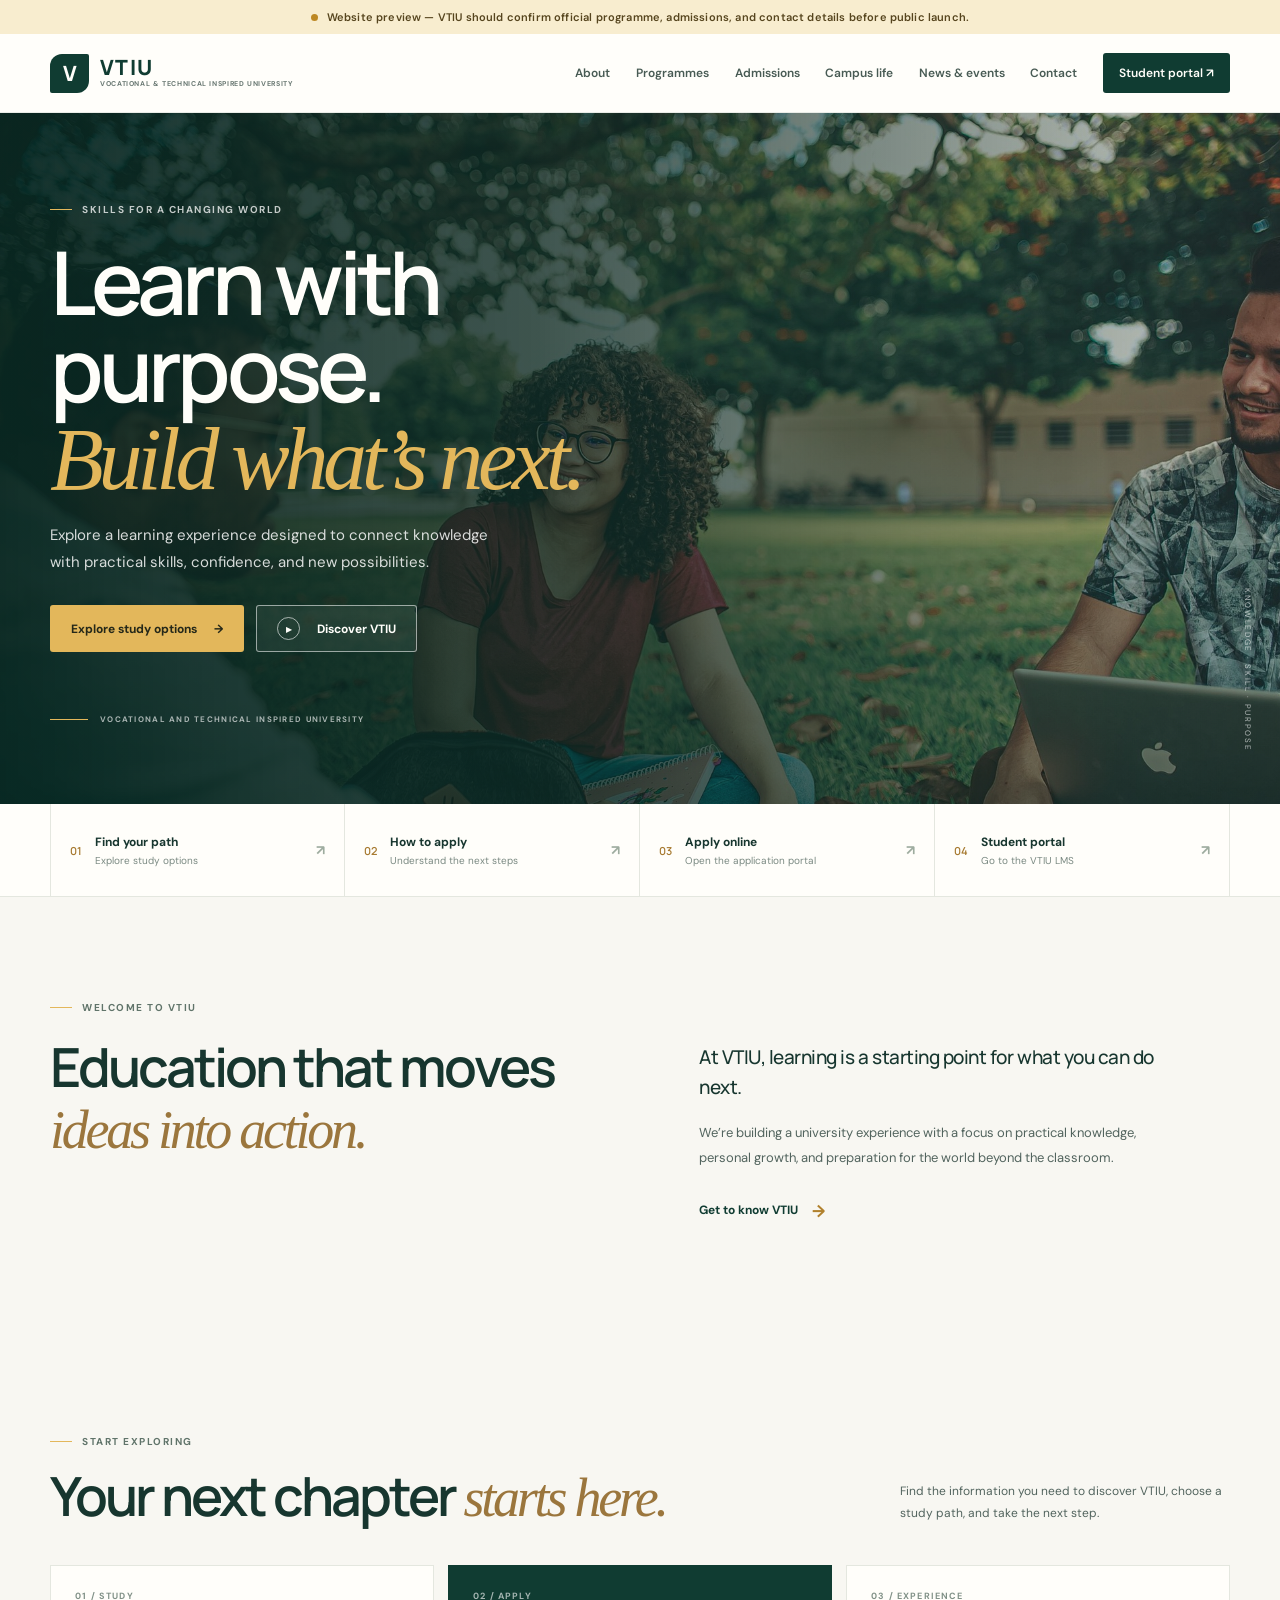
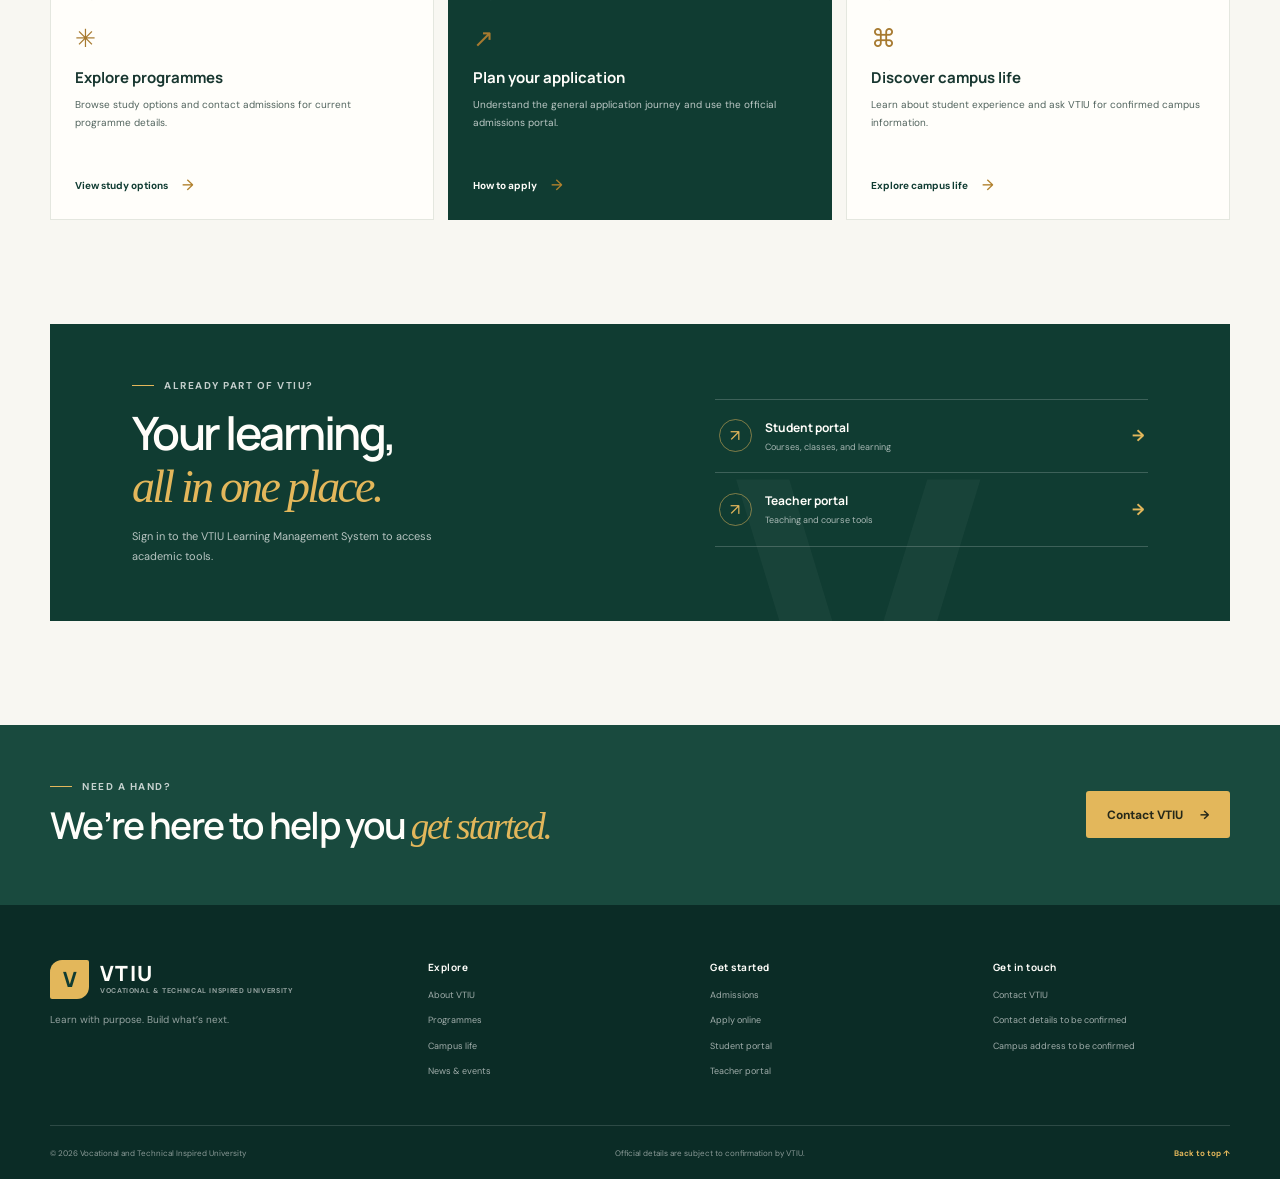
<file: index.html>
<!doctype html>
<html lang="en">
<head>
  <meta charset="utf-8">
  <meta name="viewport" content="width=device-width, initial-scale=1">
  <meta name="theme-color" content="#103c32">
  <meta name="description" content="Discover VTIU, explore study opportunities, and take your next step toward a practical, skills-focused education.">
  <title>VTIU | Learn with purpose. Build what’s next.</title>
  <link rel="icon" href="assets/images/vtiu-mark.svg" type="image/svg+xml">
  <link rel="preconnect" href="https://fonts.googleapis.com">
  <link rel="preconnect" href="https://fonts.gstatic.com" crossorigin>
  <link href="https://fonts.googleapis.com/css2?family=DM+Sans:wght@400;500;600;700&family=Manrope:wght@400;500;600;700;800&display=swap" rel="stylesheet">
  <link rel="stylesheet" href="assets/css/site.css">
  <script src="site-config.js"></script>
  <script src="assets/js/site.js" defer></script>
</head>
<body>
  <a class="skip-link" href="#main">Skip to content</a>
  <div class="preview-notice" role="note"><span class="preview-dot" aria-hidden="true"></span>Website preview — VTIU should confirm official programme, admissions, and contact details before public launch.</div>
  <header class="site-header">
    <div class="container nav-wrap">
      <a class="brand" href="index.html" aria-label="VTIU home" aria-current="page"><span class="brand-mark" aria-hidden="true">V</span><span class="brand-copy"><strong>VTIU</strong><small>VOCATIONAL &amp; TECHNICAL INSPIRED UNIVERSITY</small></span></a>
      <button class="menu-toggle" type="button" aria-expanded="false" aria-controls="primary-nav"><span class="menu-icon" aria-hidden="true"><i></i><i></i></span><span class="sr-only">Open navigation</span></button>
      <nav class="primary-nav" id="primary-nav" aria-label="Main navigation">
        <a href="about.html">About</a><a href="programmes.html">Programmes</a><a href="admissions.html">Admissions</a><a href="campus-life.html">Campus life</a><a href="news.html">News &amp; events</a><a href="contact.html">Contact</a><a class="nav-portal" data-portal="student" href="#">Student portal <span aria-hidden="true">↗</span></a>
      </nav>
    </div>
  </header>
  <main id="main">
    <section class="hero" aria-labelledby="hero-title">
      <div class="hero-image" role="img" aria-label="Students learning together on a university campus"></div><div class="hero-shade"></div>
      <div class="container hero-content">
        <p class="eyebrow eyebrow-light"><span></span> Skills for a changing world</p>
        <h1 id="hero-title">Learn with purpose.<br><em>Build what’s next.</em></h1>
        <p class="hero-intro">Explore a learning experience designed to connect knowledge with practical skills, confidence, and new possibilities.</p>
        <div class="hero-actions"><a class="button button-gold" href="programmes.html">Explore study options <span aria-hidden="true">→</span></a><a class="button button-glass" href="about.html"><span class="play-icon" aria-hidden="true">▶</span> Discover VTIU</a></div>
        <div class="hero-footnote"><span class="hero-line"></span> VOCATIONAL AND TECHNICAL INSPIRED UNIVERSITY</div>
      </div>
      <div class="hero-side-note" aria-hidden="true">KNOWLEDGE · SKILL · PURPOSE</div>
    </section>
    <section class="quick-strip" aria-label="Quick links"><div class="container quick-grid">
      <a class="quick-link" href="programmes.html"><span class="quick-icon">01</span><span><strong>Find your path</strong><small>Explore study options</small></span><b aria-hidden="true">↗</b></a>
      <a class="quick-link" href="admissions.html"><span class="quick-icon">02</span><span><strong>How to apply</strong><small>Understand the next steps</small></span><b aria-hidden="true">↗</b></a>
      <a class="quick-link" data-portal="admissions" href="#"><span class="quick-icon">03</span><span><strong>Apply online</strong><small>Open the application portal</small></span><b aria-hidden="true">↗</b></a>
      <a class="quick-link" data-portal="student" href="#"><span class="quick-icon">04</span><span><strong>Student portal</strong><small>Go to the VTIU LMS</small></span><b aria-hidden="true">↗</b></a>
    </div></section>
    <section class="section home-intro"><div class="container intro-grid">
      <div class="intro-heading"><p class="eyebrow"><span></span> Welcome to VTIU</p><h2>Education that moves<br><em>ideas into action.</em></h2></div>
      <div class="intro-copy"><p class="lead">At VTIU, learning is a starting point for what you can do next.</p><p>We’re building a university experience with a focus on practical knowledge, personal growth, and preparation for the world beyond the classroom.</p><a class="text-link" href="about.html">Get to know VTIU <span aria-hidden="true">→</span></a></div>
    </div></section>
    <section class="section home-explore"><div class="container">
      <div class="section-heading"><div><p class="eyebrow"><span></span> Start exploring</p><h2>Your next chapter <em>starts here.</em></h2></div><p>Find the information you need to discover VTIU, choose a study path, and take the next step.</p></div>
      <div class="explore-grid">
        <a class="explore-card" href="programmes.html"><span class="card-index">01 / STUDY</span><span class="explore-icon" aria-hidden="true">✳</span><h3>Explore programmes</h3><p>Browse study options and contact admissions for current programme details.</p><span class="text-link">View study options <b>→</b></span></a>
        <a class="explore-card explore-card-green" href="admissions.html"><span class="card-index">02 / APPLY</span><span class="explore-icon" aria-hidden="true">↗</span><h3>Plan your application</h3><p>Understand the general application journey and use the official admissions portal.</p><span class="text-link">How to apply <b>→</b></span></a>
        <a class="explore-card" href="campus-life.html"><span class="card-index">03 / EXPERIENCE</span><span class="explore-icon" aria-hidden="true">⌘</span><h3>Discover campus life</h3><p>Learn about student experience and ask VTIU for confirmed campus information.</p><span class="text-link">Explore campus life <b>→</b></span></a>
      </div>
    </div></section>
    <section class="section portal-section"><div class="container portal-card">
      <div class="portal-copy"><p class="eyebrow eyebrow-light"><span></span> Already part of VTIU?</p><h2>Your learning,<br><em>all in one place.</em></h2><p>Sign in to the VTIU Learning Management System to access academic tools.</p></div>
      <div class="portal-actions"><a class="portal-action" data-portal="student" href="#"><span class="portal-action-icon">↗</span><span><strong>Student portal</strong><small>Courses, classes, and learning</small></span><b aria-hidden="true">→</b></a><a class="portal-action" data-portal="teacher" href="#"><span class="portal-action-icon">↗</span><span><strong>Teacher portal</strong><small>Teaching and course tools</small></span><b aria-hidden="true">→</b></a></div>
      <span class="portal-watermark" aria-hidden="true">V</span>
    </div></section>
    <section class="home-contact"><div class="container home-contact-inner"><div><p class="eyebrow eyebrow-light"><span></span> Need a hand?</p><h2>We’re here to help you <em>get started.</em></h2></div><a class="button button-gold" href="contact.html">Contact VTIU <span aria-hidden="true">→</span></a></div></section>
  </main>
  <footer class="site-footer"><div class="container footer-main">
    <div class="footer-brand"><a class="brand brand-light" href="index.html" aria-label="VTIU home"><span class="brand-mark" aria-hidden="true">V</span><span class="brand-copy"><strong>VTIU</strong><small>VOCATIONAL &amp; TECHNICAL INSPIRED UNIVERSITY</small></span></a><p>Learn with purpose. Build what’s next.</p></div>
    <div class="footer-column"><h2>Explore</h2><a href="about.html">About VTIU</a><a href="programmes.html">Programmes</a><a href="campus-life.html">Campus life</a><a href="news.html">News &amp; events</a></div>
    <div class="footer-column"><h2>Get started</h2><a href="admissions.html">Admissions</a><a data-portal="admissions" href="#">Apply online</a><a data-portal="student" href="#">Student portal</a><a data-portal="teacher" href="#">Teacher portal</a></div>
    <div class="footer-column"><h2>Get in touch</h2><a href="contact.html">Contact VTIU</a><span data-contact-value="email">Contact details to be confirmed</span><span data-contact-value="address">Campus address to be confirmed</span></div>
  </div><div class="container footer-bottom"><span>© <span id="current-year"></span> Vocational and Technical Inspired University</span><span>Official details are subject to confirmation by VTIU.</span><a href="index.html">Back to top ↑</a></div></footer>
</body>
</html>
</file>
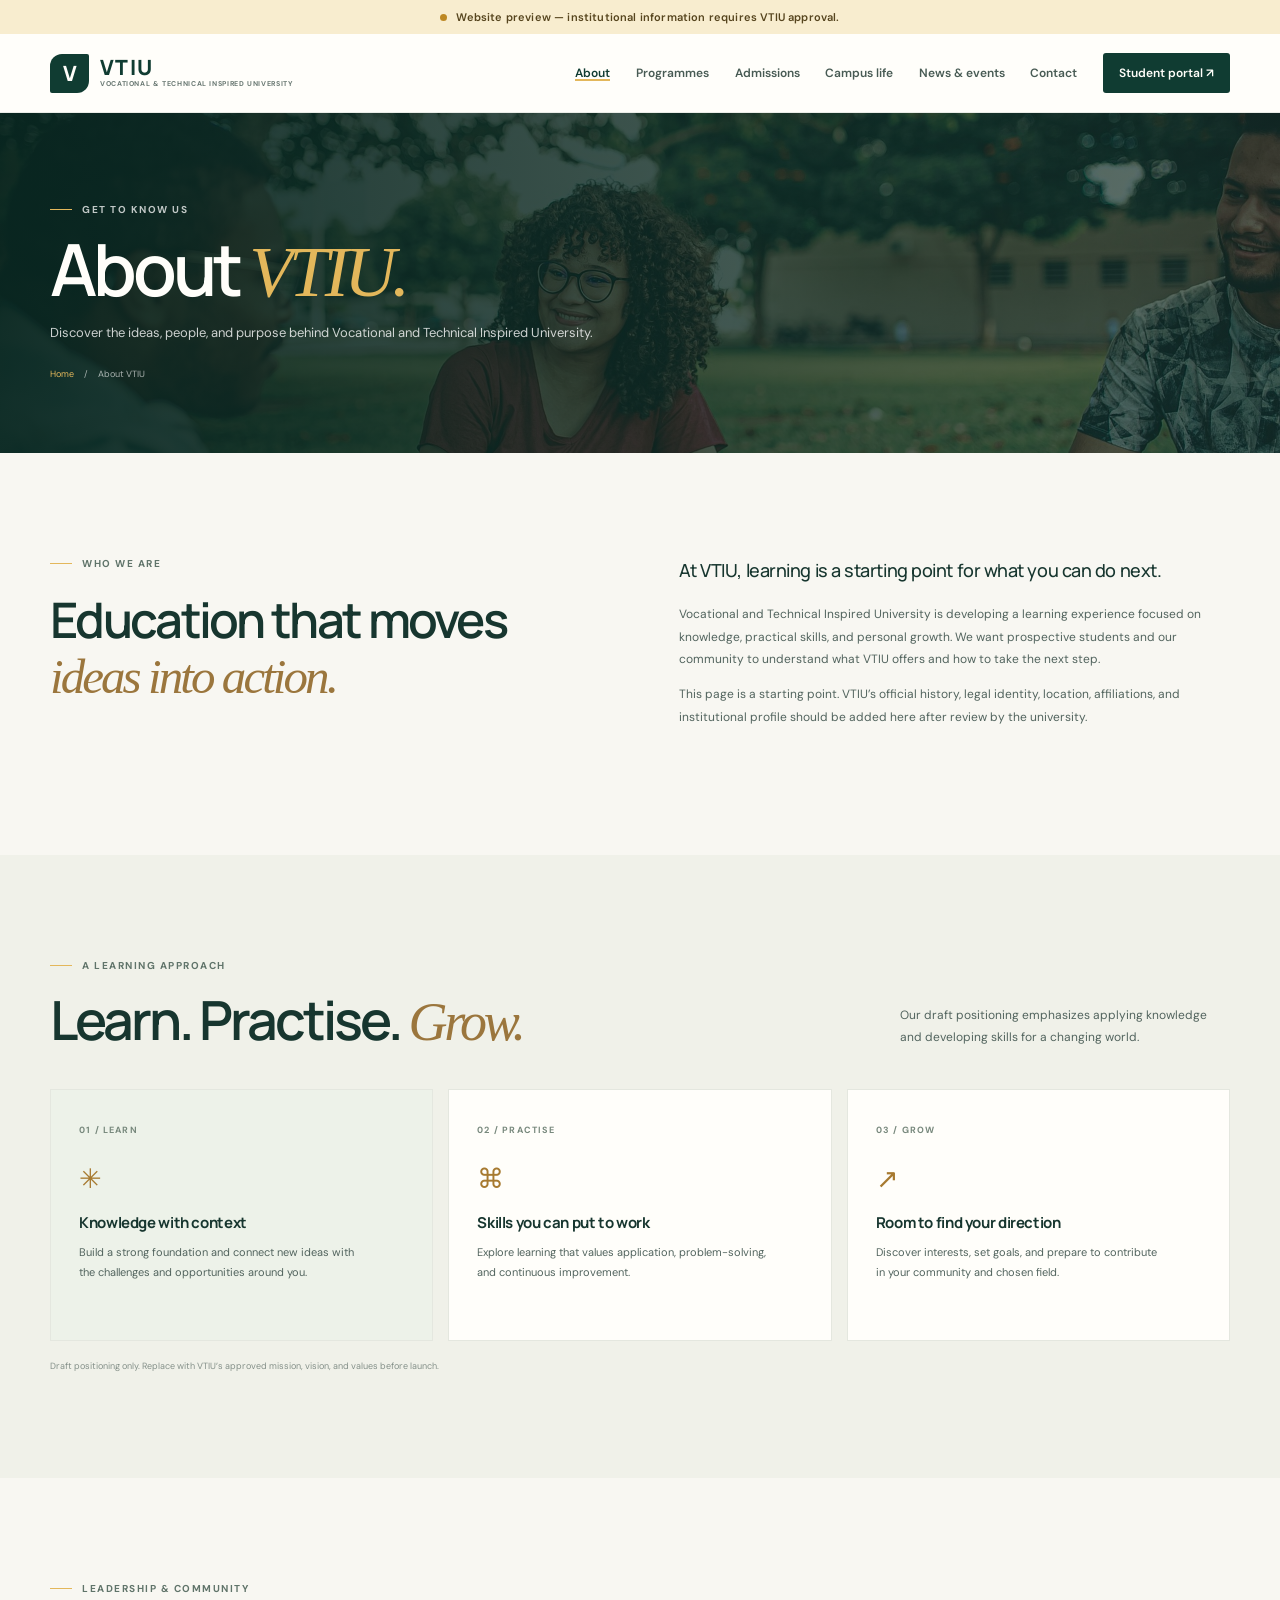
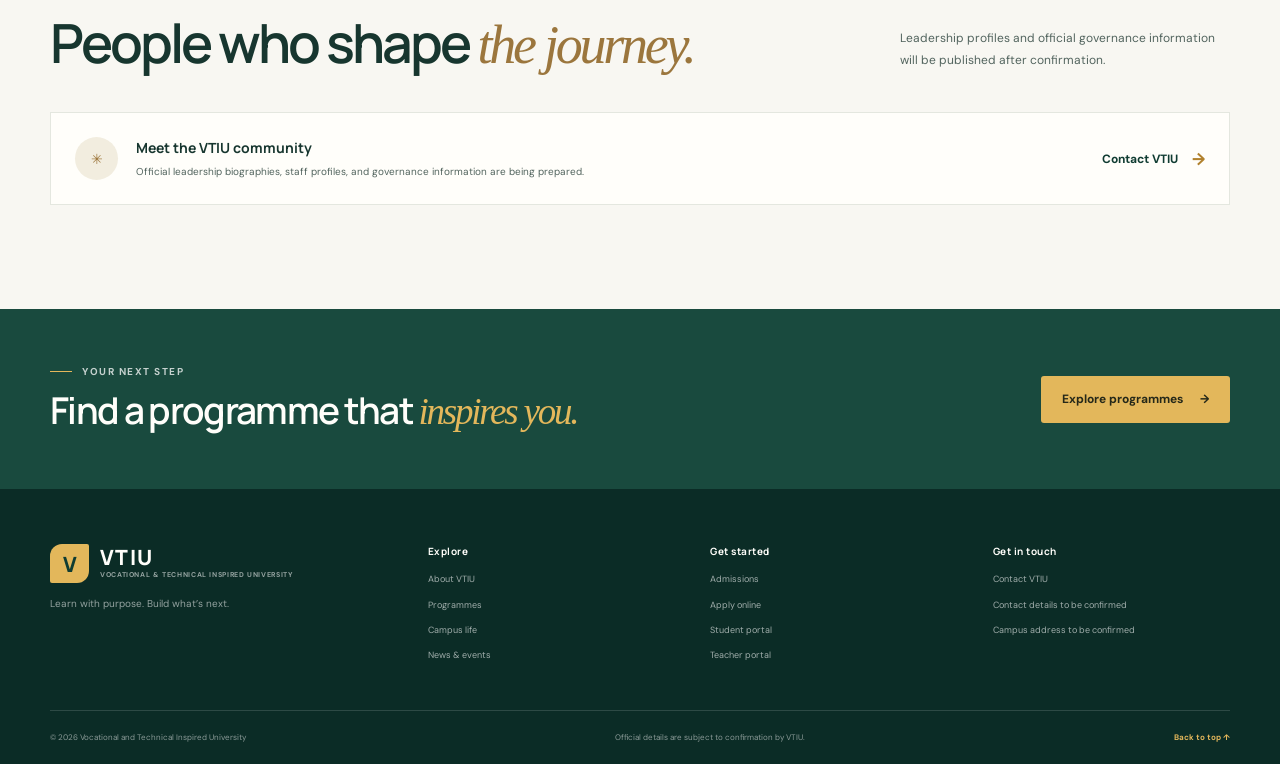
<file: about.html>
<!doctype html>
<html lang="en">
<head>
  <meta charset="utf-8"><meta name="viewport" content="width=device-width, initial-scale=1"><meta name="theme-color" content="#103c32">
  <meta name="description" content="Learn about VTIU, its educational approach, and the people and values shaping the university.">
  <title>About VTIU | Vocational and Technical Inspired University</title>
  <link rel="icon" href="assets/images/vtiu-mark.svg" type="image/svg+xml"><link rel="preconnect" href="https://fonts.googleapis.com"><link rel="preconnect" href="https://fonts.gstatic.com" crossorigin>
  <link href="https://fonts.googleapis.com/css2?family=DM+Sans:wght@400;500;600;700&family=Manrope:wght@400;500;600;700;800&display=swap" rel="stylesheet"><link rel="stylesheet" href="assets/css/site.css">
  <script src="site-config.js"></script><script src="assets/js/site.js" defer></script>
</head>
<body>
  <a class="skip-link" href="#main">Skip to content</a><div class="preview-notice" role="note"><span class="preview-dot"></span>Website preview — institutional information requires VTIU approval.</div>
  <header class="site-header"><div class="container nav-wrap">
    <a class="brand" href="index.html" aria-label="VTIU home"><span class="brand-mark">V</span><span class="brand-copy"><strong>VTIU</strong><small>VOCATIONAL &amp; TECHNICAL INSPIRED UNIVERSITY</small></span></a>
    <button class="menu-toggle" type="button" aria-expanded="false" aria-controls="primary-nav"><span class="menu-icon"><i></i><i></i></span><span class="sr-only">Open navigation</span></button>
    <nav class="primary-nav" id="primary-nav" aria-label="Main navigation"><a href="about.html" aria-current="page">About</a><a href="programmes.html">Programmes</a><a href="admissions.html">Admissions</a><a href="campus-life.html">Campus life</a><a href="news.html">News &amp; events</a><a href="contact.html">Contact</a><a class="nav-portal" data-portal="student" href="#">Student portal <span>↗</span></a></nav>
  </div></header>
  <main id="main">
    <section class="page-hero page-hero-about"><div class="container page-hero-content"><p class="eyebrow eyebrow-light"><span></span> Get to know us</p><h1>About <em>VTIU.</em></h1><p>Discover the ideas, people, and purpose behind Vocational and Technical Inspired University.</p><div class="breadcrumbs"><a href="index.html">Home</a><span>/</span><span>About VTIU</span></div></div></section>
    <section class="section"><div class="container split-content"><div><p class="eyebrow"><span></span> Who we are</p><h2>Education that moves<br><em>ideas into action.</em></h2></div><div class="prose"><p class="lead">At VTIU, learning is a starting point for what you can do next.</p><p>Vocational and Technical Inspired University is developing a learning experience focused on knowledge, practical skills, and personal growth. We want prospective students and our community to understand what VTIU offers and how to take the next step.</p><p>This page is a starting point. VTIU’s official history, legal identity, location, affiliations, and institutional profile should be added here after review by the university.</p></div></div></section>
    <section class="section about-values"><div class="container"><div class="section-heading"><div><p class="eyebrow"><span></span> A learning approach</p><h2>Learn. Practise. <em>Grow.</em></h2></div><p>Our draft positioning emphasizes applying knowledge and developing skills for a changing world.</p></div>
      <div class="approach-grid"><article class="approach-card approach-feature"><span class="card-index">01 / LEARN</span><div class="line-icon">✳</div><h3>Knowledge with context</h3><p>Build a strong foundation and connect new ideas with the challenges and opportunities around you.</p></article><article class="approach-card"><span class="card-index">02 / PRACTISE</span><div class="line-icon">⌘</div><h3>Skills you can put to work</h3><p>Explore learning that values application, problem-solving, and continuous improvement.</p></article><article class="approach-card"><span class="card-index">03 / GROW</span><div class="line-icon">↗</div><h3>Room to find your direction</h3><p>Discover interests, set goals, and prepare to contribute in your community and chosen field.</p></article></div>
      <p class="editorial-note">Draft positioning only. Replace with VTIU’s approved mission, vision, and values before launch.</p>
    </div></section>
    <section class="section"><div class="container"><div class="section-heading"><div><p class="eyebrow"><span></span> Leadership &amp; community</p><h2>People who shape <em>the journey.</em></h2></div><p>Leadership profiles and official governance information will be published after confirmation.</p></div><div class="info-callout"><span class="info-callout-icon">✳</span><div><h3>Meet the VTIU community</h3><p>Official leadership biographies, staff profiles, and governance information are being prepared.</p></div><a class="text-link" href="contact.html">Contact VTIU <span>→</span></a></div></div></section>
    <section class="home-contact"><div class="container home-contact-inner"><div><p class="eyebrow eyebrow-light"><span></span> Your next step</p><h2>Find a programme that <em>inspires you.</em></h2></div><a class="button button-gold" href="programmes.html">Explore programmes <span>→</span></a></div></section>
  </main>
  <footer class="site-footer"><div class="container footer-main"><div class="footer-brand"><a class="brand brand-light" href="index.html"><span class="brand-mark">V</span><span class="brand-copy"><strong>VTIU</strong><small>VOCATIONAL &amp; TECHNICAL INSPIRED UNIVERSITY</small></span></a><p>Learn with purpose. Build what’s next.</p></div><div class="footer-column"><h2>Explore</h2><a href="about.html">About VTIU</a><a href="programmes.html">Programmes</a><a href="campus-life.html">Campus life</a><a href="news.html">News &amp; events</a></div><div class="footer-column"><h2>Get started</h2><a href="admissions.html">Admissions</a><a data-portal="admissions" href="#">Apply online</a><a data-portal="student" href="#">Student portal</a><a data-portal="teacher" href="#">Teacher portal</a></div><div class="footer-column"><h2>Get in touch</h2><a href="contact.html">Contact VTIU</a><span data-contact-value="email">Contact details to be confirmed</span><span data-contact-value="address">Campus address to be confirmed</span></div></div><div class="container footer-bottom"><span>© <span id="current-year"></span> Vocational and Technical Inspired University</span><span>Official details are subject to confirmation by VTIU.</span><a href="#main">Back to top ↑</a></div></footer>
</body></html>
</file>
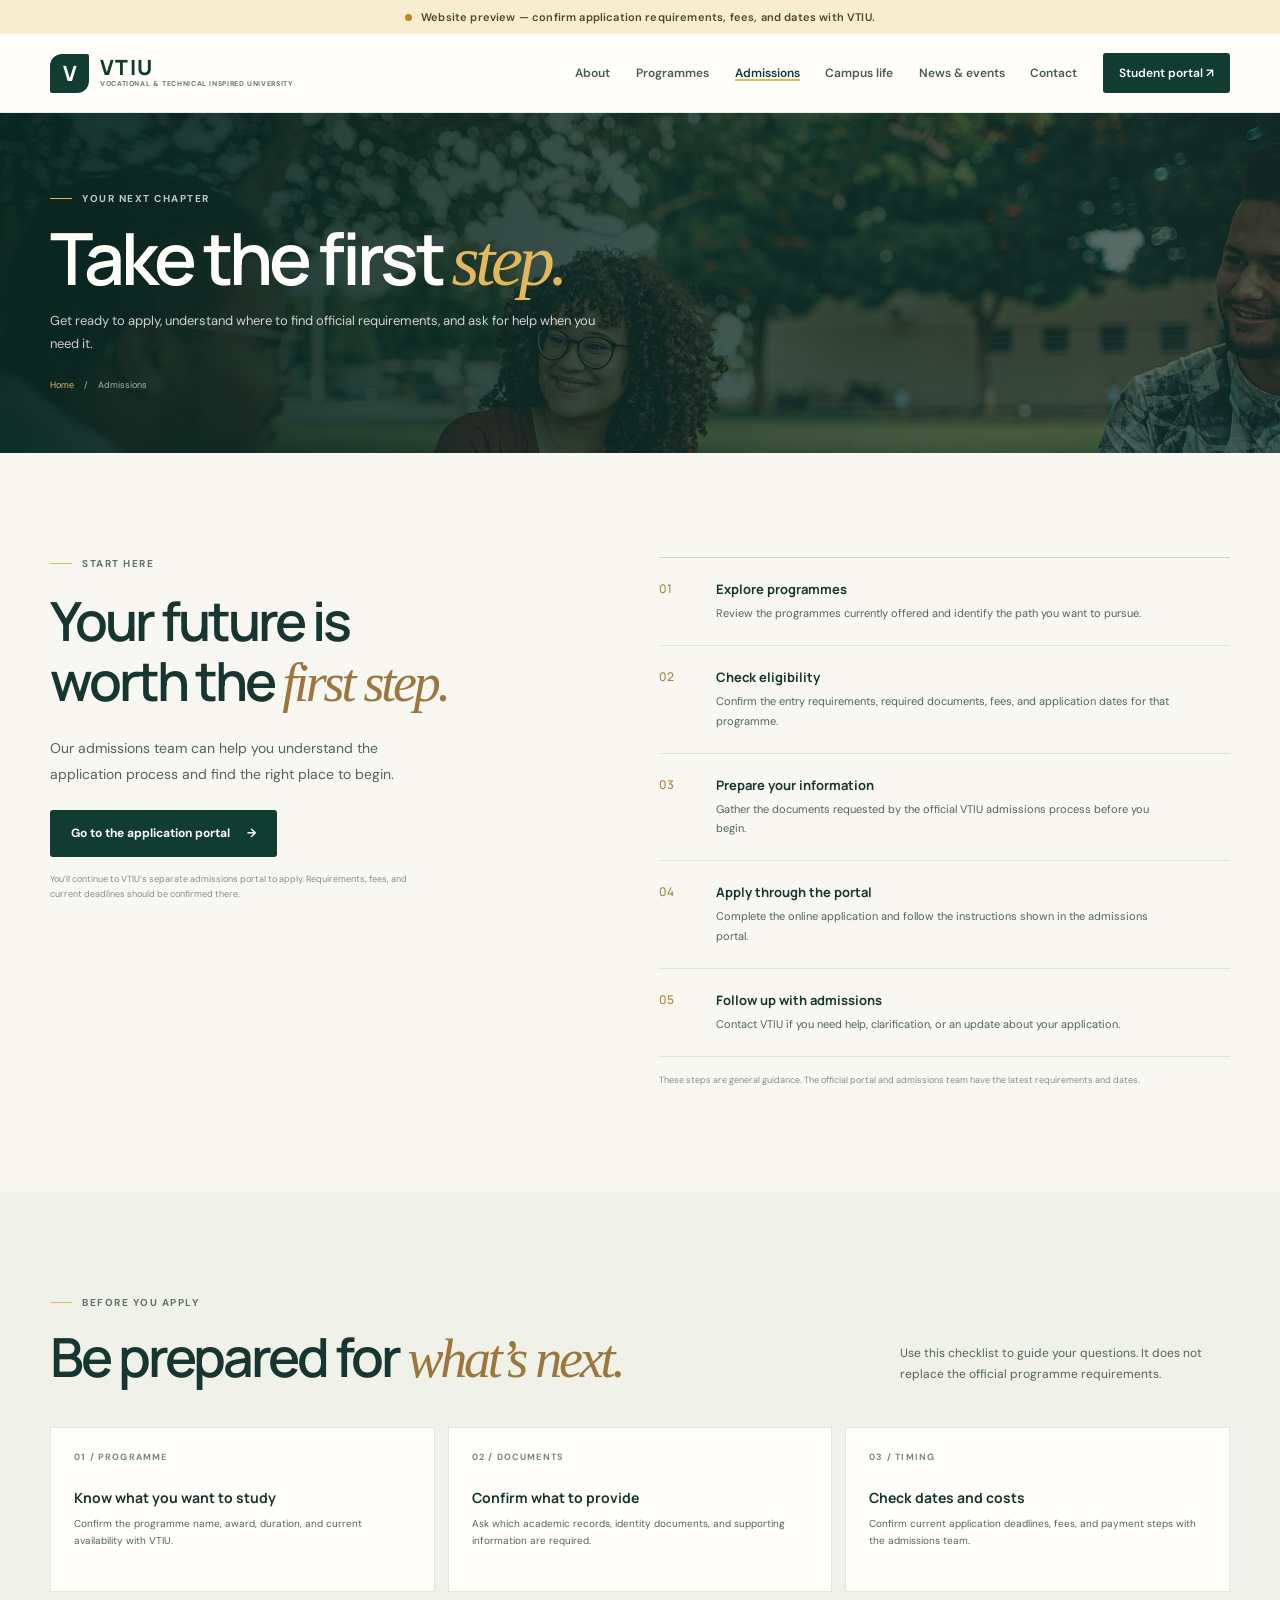
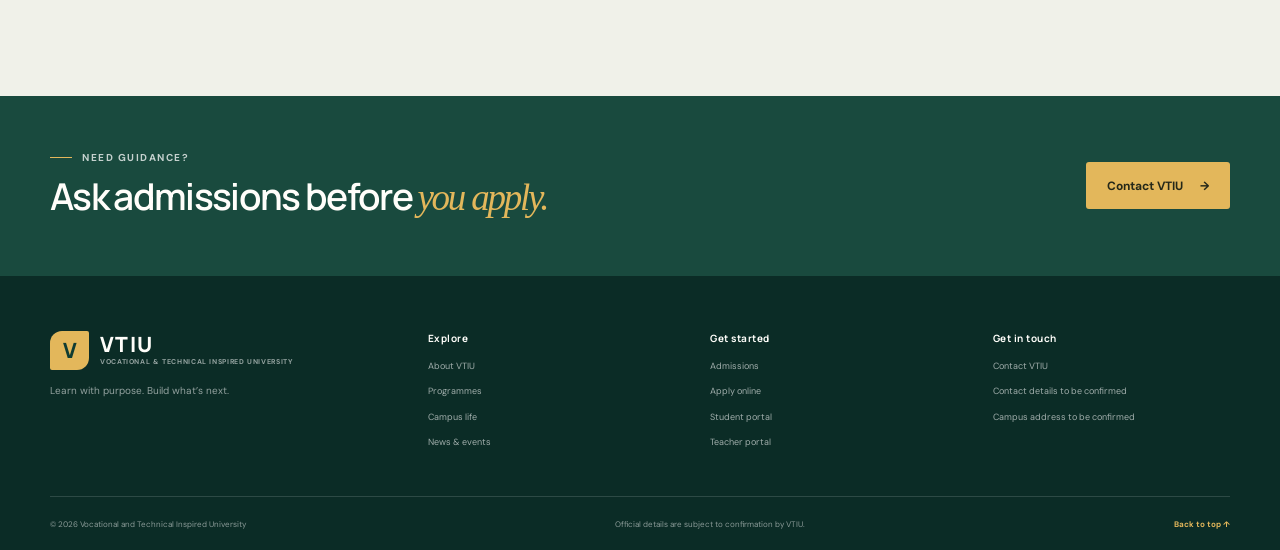
<file: admissions.html>
<!doctype html>
<html lang="en">
<head>
  <meta charset="utf-8"><meta name="viewport" content="width=device-width, initial-scale=1"><meta name="theme-color" content="#103c32">
  <meta name="description" content="Learn the general steps for applying to VTIU and continue to the official admissions portal.">
  <title>Admissions | VTIU</title>
  <link rel="icon" href="assets/images/vtiu-mark.svg" type="image/svg+xml"><link rel="preconnect" href="https://fonts.googleapis.com"><link rel="preconnect" href="https://fonts.gstatic.com" crossorigin>
  <link href="https://fonts.googleapis.com/css2?family=DM+Sans:wght@400;500;600;700&family=Manrope:wght@400;500;600;700;800&display=swap" rel="stylesheet"><link rel="stylesheet" href="assets/css/site.css">
  <script src="site-config.js"></script><script src="assets/js/site.js" defer></script>
</head>
<body>
  <a class="skip-link" href="#main">Skip to content</a><div class="preview-notice" role="note"><span class="preview-dot"></span>Website preview — confirm application requirements, fees, and dates with VTIU.</div>
  <header class="site-header"><div class="container nav-wrap">
    <a class="brand" href="index.html" aria-label="VTIU home"><span class="brand-mark">V</span><span class="brand-copy"><strong>VTIU</strong><small>VOCATIONAL &amp; TECHNICAL INSPIRED UNIVERSITY</small></span></a>
    <button class="menu-toggle" type="button" aria-expanded="false" aria-controls="primary-nav"><span class="menu-icon"><i></i><i></i></span><span class="sr-only">Open navigation</span></button>
    <nav class="primary-nav" id="primary-nav" aria-label="Main navigation"><a href="about.html">About</a><a href="programmes.html">Programmes</a><a href="admissions.html" aria-current="page">Admissions</a><a href="campus-life.html">Campus life</a><a href="news.html">News &amp; events</a><a href="contact.html">Contact</a><a class="nav-portal" data-portal="student" href="#">Student portal <span>↗</span></a></nav>
  </div></header>
  <main id="main">
    <section class="page-hero page-hero-admissions"><div class="container page-hero-content"><p class="eyebrow eyebrow-light"><span></span> Your next chapter</p><h1>Take the first <em>step.</em></h1><p>Get ready to apply, understand where to find official requirements, and ask for help when you need it.</p><div class="breadcrumbs"><a href="index.html">Home</a><span>/</span><span>Admissions</span></div></div></section>
    <section class="section"><div class="container admissions-grid"><div class="admissions-copy"><p class="eyebrow"><span></span> Start here</p><h2>Your future is<br>worth the <em>first step.</em></h2><p class="lead">Our admissions team can help you understand the application process and find the right place to begin.</p><a class="button button-green" data-portal="admissions" href="#">Go to the application portal <span>→</span></a><p class="small-note">You’ll continue to VTIU’s separate admissions portal to apply. Requirements, fees, and current deadlines should be confirmed there.</p></div>
      <div class="admissions-steps"><div class="step-row"><span class="step-number">01</span><div><h3>Explore programmes</h3><p>Review the programmes currently offered and identify the path you want to pursue.</p></div></div><div class="step-row"><span class="step-number">02</span><div><h3>Check eligibility</h3><p>Confirm the entry requirements, required documents, fees, and application dates for that programme.</p></div></div><div class="step-row"><span class="step-number">03</span><div><h3>Prepare your information</h3><p>Gather the documents requested by the official VTIU admissions process before you begin.</p></div></div><div class="step-row"><span class="step-number">04</span><div><h3>Apply through the portal</h3><p>Complete the online application and follow the instructions shown in the admissions portal.</p></div></div><div class="step-row"><span class="step-number">05</span><div><h3>Follow up with admissions</h3><p>Contact VTIU if you need help, clarification, or an update about your application.</p></div></div><div class="admissions-footnote">These steps are general guidance. The official portal and admissions team have the latest requirements and dates.</div></div>
    </div></section>
    <section class="section admission-checklist"><div class="container"><div class="section-heading"><div><p class="eyebrow"><span></span> Before you apply</p><h2>Be prepared for <em>what’s next.</em></h2></div><p>Use this checklist to guide your questions. It does not replace the official programme requirements.</p></div><div class="programme-detail-grid"><article><span class="card-index">01 / PROGRAMME</span><h3>Know what you want to study</h3><p>Confirm the programme name, award, duration, and current availability with VTIU.</p></article><article><span class="card-index">02 / DOCUMENTS</span><h3>Confirm what to provide</h3><p>Ask which academic records, identity documents, and supporting information are required.</p></article><article><span class="card-index">03 / TIMING</span><h3>Check dates and costs</h3><p>Confirm current application deadlines, fees, and payment steps with the admissions team.</p></article></div></div></section>
    <section class="home-contact"><div class="container home-contact-inner"><div><p class="eyebrow eyebrow-light"><span></span> Need guidance?</p><h2>Ask admissions before <em>you apply.</em></h2></div><a class="button button-gold" href="contact.html">Contact VTIU <span>→</span></a></div></section>
  </main>
  <footer class="site-footer"><div class="container footer-main"><div class="footer-brand"><a class="brand brand-light" href="index.html"><span class="brand-mark">V</span><span class="brand-copy"><strong>VTIU</strong><small>VOCATIONAL &amp; TECHNICAL INSPIRED UNIVERSITY</small></span></a><p>Learn with purpose. Build what’s next.</p></div><div class="footer-column"><h2>Explore</h2><a href="about.html">About VTIU</a><a href="programmes.html">Programmes</a><a href="campus-life.html">Campus life</a><a href="news.html">News &amp; events</a></div><div class="footer-column"><h2>Get started</h2><a href="admissions.html">Admissions</a><a data-portal="admissions" href="#">Apply online</a><a data-portal="student" href="#">Student portal</a><a data-portal="teacher" href="#">Teacher portal</a></div><div class="footer-column"><h2>Get in touch</h2><a href="contact.html">Contact VTIU</a><span data-contact-value="email">Contact details to be confirmed</span><span data-contact-value="address">Campus address to be confirmed</span></div></div><div class="container footer-bottom"><span>© <span id="current-year"></span> Vocational and Technical Inspired University</span><span>Official details are subject to confirmation by VTIU.</span><a href="#main">Back to top ↑</a></div></footer>
</body></html>
</file>
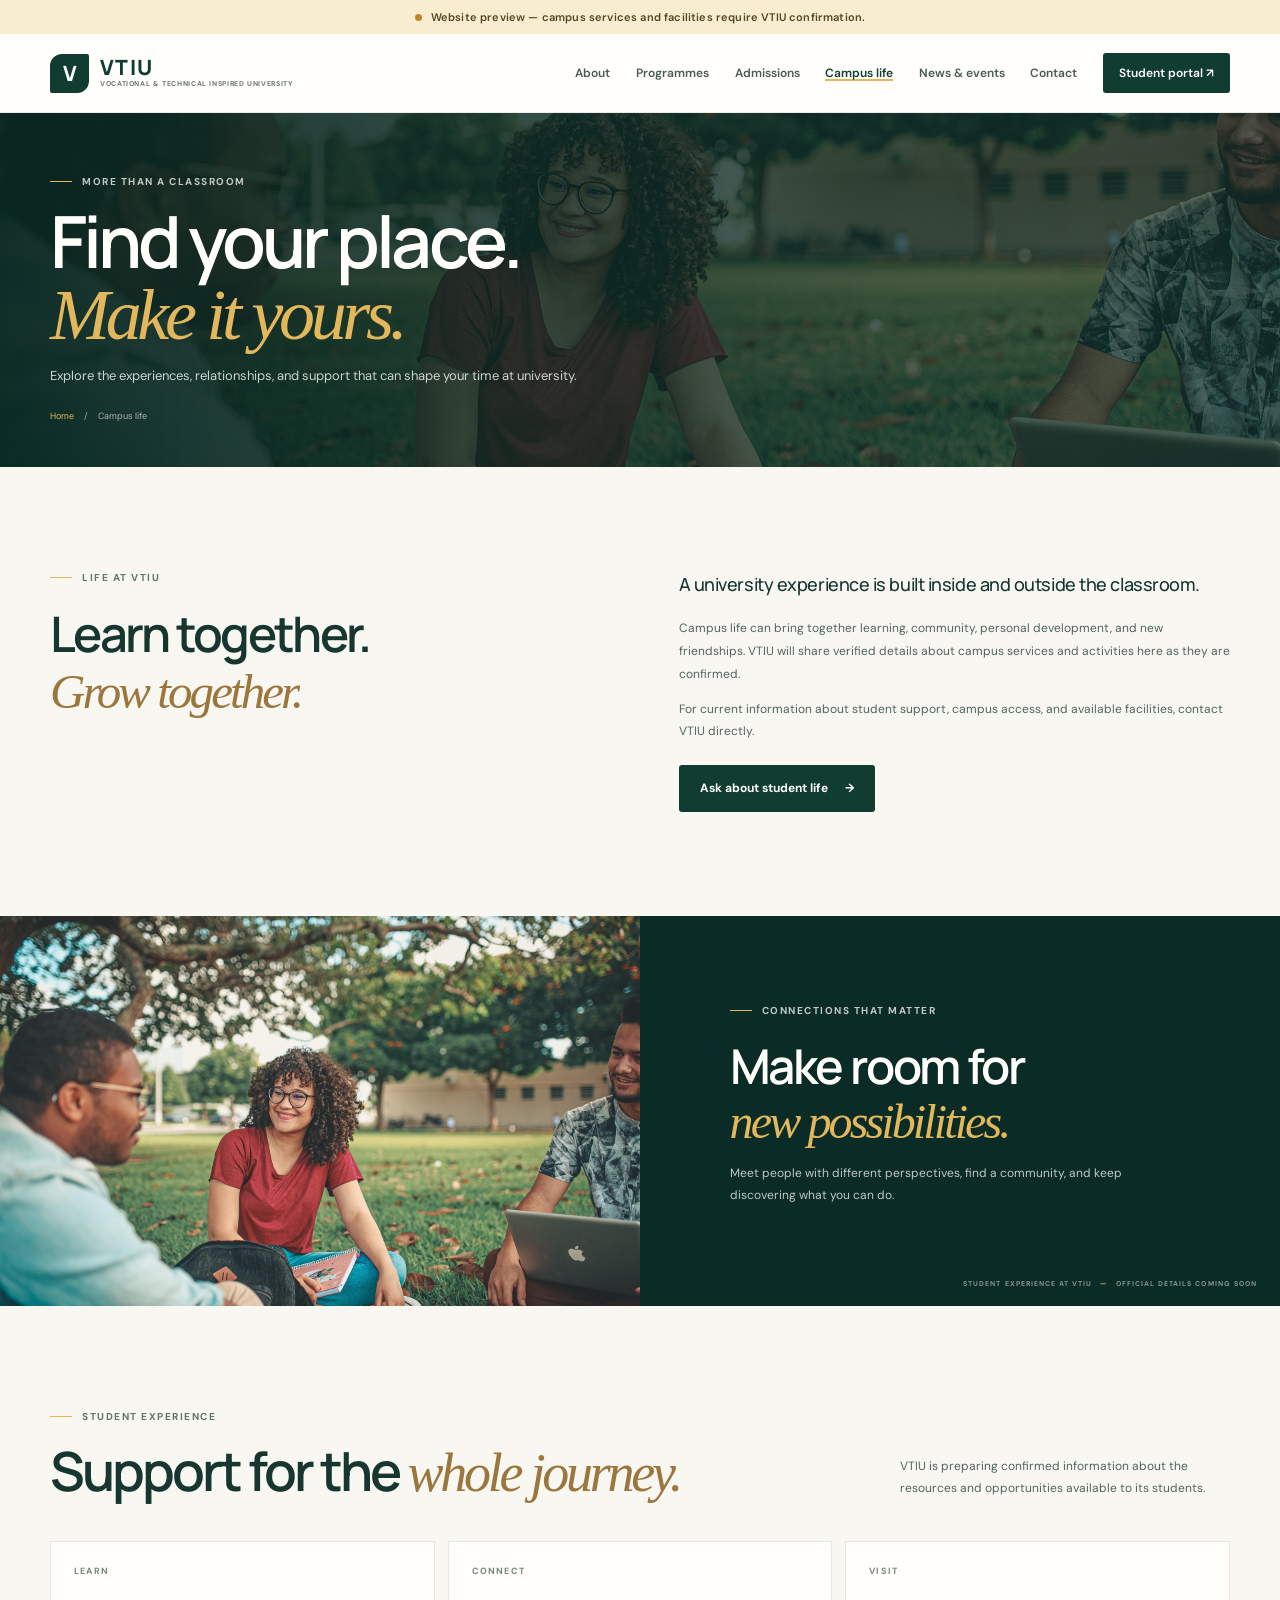
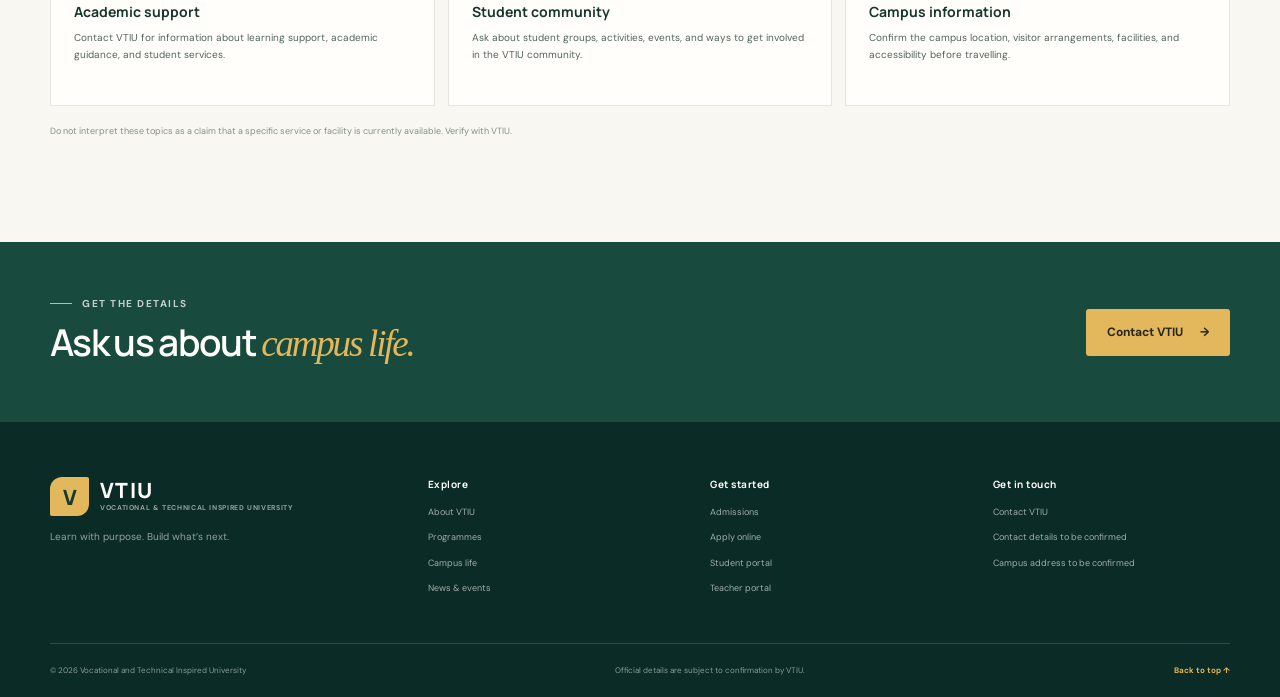
<file: campus-life.html>
<!doctype html>
<html lang="en">
<head>
  <meta charset="utf-8"><meta name="viewport" content="width=device-width, initial-scale=1"><meta name="theme-color" content="#103c32">
  <meta name="description" content="Discover campus life at VTIU, including student experience, support, facilities, and community.">
  <title>Campus Life | VTIU</title>
  <link rel="icon" href="assets/images/vtiu-mark.svg" type="image/svg+xml"><link rel="preconnect" href="https://fonts.googleapis.com"><link rel="preconnect" href="https://fonts.gstatic.com" crossorigin>
  <link href="https://fonts.googleapis.com/css2?family=DM+Sans:wght@400;500;600;700&family=Manrope:wght@400;500;600;700;800&display=swap" rel="stylesheet"><link rel="stylesheet" href="assets/css/site.css">
  <script src="site-config.js"></script><script src="assets/js/site.js" defer></script>
</head>
<body>
  <a class="skip-link" href="#main">Skip to content</a><div class="preview-notice" role="note"><span class="preview-dot"></span>Website preview — campus services and facilities require VTIU confirmation.</div>
  <header class="site-header"><div class="container nav-wrap">
    <a class="brand" href="index.html" aria-label="VTIU home"><span class="brand-mark">V</span><span class="brand-copy"><strong>VTIU</strong><small>VOCATIONAL &amp; TECHNICAL INSPIRED UNIVERSITY</small></span></a>
    <button class="menu-toggle" type="button" aria-expanded="false" aria-controls="primary-nav"><span class="menu-icon"><i></i><i></i></span><span class="sr-only">Open navigation</span></button>
    <nav class="primary-nav" id="primary-nav" aria-label="Main navigation"><a href="about.html">About</a><a href="programmes.html">Programmes</a><a href="admissions.html">Admissions</a><a href="campus-life.html" aria-current="page">Campus life</a><a href="news.html">News &amp; events</a><a href="contact.html">Contact</a><a class="nav-portal" data-portal="student" href="#">Student portal <span>↗</span></a></nav>
  </div></header>
  <main id="main">
    <section class="page-hero page-hero-campus"><div class="container page-hero-content"><p class="eyebrow eyebrow-light"><span></span> More than a classroom</p><h1>Find your place.<br><em>Make it yours.</em></h1><p>Explore the experiences, relationships, and support that can shape your time at university.</p><div class="breadcrumbs"><a href="index.html">Home</a><span>/</span><span>Campus life</span></div></div></section>
    <section class="section"><div class="container split-content"><div><p class="eyebrow"><span></span> Life at VTIU</p><h2>Learn together.<br><em>Grow together.</em></h2></div><div class="prose"><p class="lead">A university experience is built inside and outside the classroom.</p><p>Campus life can bring together learning, community, personal development, and new friendships. VTIU will share verified details about campus services and activities here as they are confirmed.</p><p>For current information about student support, campus access, and available facilities, contact VTIU directly.</p><a class="button button-green" href="contact.html">Ask about student life <span>→</span></a></div></div></section>
    <section class="campus-feature"><div class="campus-feature-image" role="img" aria-label="Students collaborating outdoors"></div><div class="campus-feature-copy"><p class="eyebrow eyebrow-light"><span></span> Connections that matter</p><h2>Make room for<br><em>new possibilities.</em></h2><p>Meet people with different perspectives, find a community, and keep discovering what you can do.</p><span class="campus-caption">STUDENT EXPERIENCE AT VTIU <i>—</i> OFFICIAL DETAILS COMING SOON</span></div></section>
    <section class="section"><div class="container"><div class="section-heading"><div><p class="eyebrow"><span></span> Student experience</p><h2>Support for the <em>whole journey.</em></h2></div><p>VTIU is preparing confirmed information about the resources and opportunities available to its students.</p></div><div class="programme-detail-grid"><article><span class="card-index">LEARN</span><h3>Academic support</h3><p>Contact VTIU for information about learning support, academic guidance, and student services.</p></article><article><span class="card-index">CONNECT</span><h3>Student community</h3><p>Ask about student groups, activities, events, and ways to get involved in the VTIU community.</p></article><article><span class="card-index">VISIT</span><h3>Campus information</h3><p>Confirm the campus location, visitor arrangements, facilities, and accessibility before travelling.</p></article></div><p class="editorial-note">Do not interpret these topics as a claim that a specific service or facility is currently available. Verify with VTIU.</p></div></section>
    <section class="home-contact"><div class="container home-contact-inner"><div><p class="eyebrow eyebrow-light"><span></span> Get the details</p><h2>Ask us about <em>campus life.</em></h2></div><a class="button button-gold" href="contact.html">Contact VTIU <span>→</span></a></div></section>
  </main>
  <footer class="site-footer"><div class="container footer-main"><div class="footer-brand"><a class="brand brand-light" href="index.html"><span class="brand-mark">V</span><span class="brand-copy"><strong>VTIU</strong><small>VOCATIONAL &amp; TECHNICAL INSPIRED UNIVERSITY</small></span></a><p>Learn with purpose. Build what’s next.</p></div><div class="footer-column"><h2>Explore</h2><a href="about.html">About VTIU</a><a href="programmes.html">Programmes</a><a href="campus-life.html">Campus life</a><a href="news.html">News &amp; events</a></div><div class="footer-column"><h2>Get started</h2><a href="admissions.html">Admissions</a><a data-portal="admissions" href="#">Apply online</a><a data-portal="student" href="#">Student portal</a><a data-portal="teacher" href="#">Teacher portal</a></div><div class="footer-column"><h2>Get in touch</h2><a href="contact.html">Contact VTIU</a><span data-contact-value="email">Contact details to be confirmed</span><span data-contact-value="address">Campus address to be confirmed</span></div></div><div class="container footer-bottom"><span>© <span id="current-year"></span> Vocational and Technical Inspired University</span><span>Official details are subject to confirmation by VTIU.</span><a href="#main">Back to top ↑</a></div></footer>
</body></html>
</file>
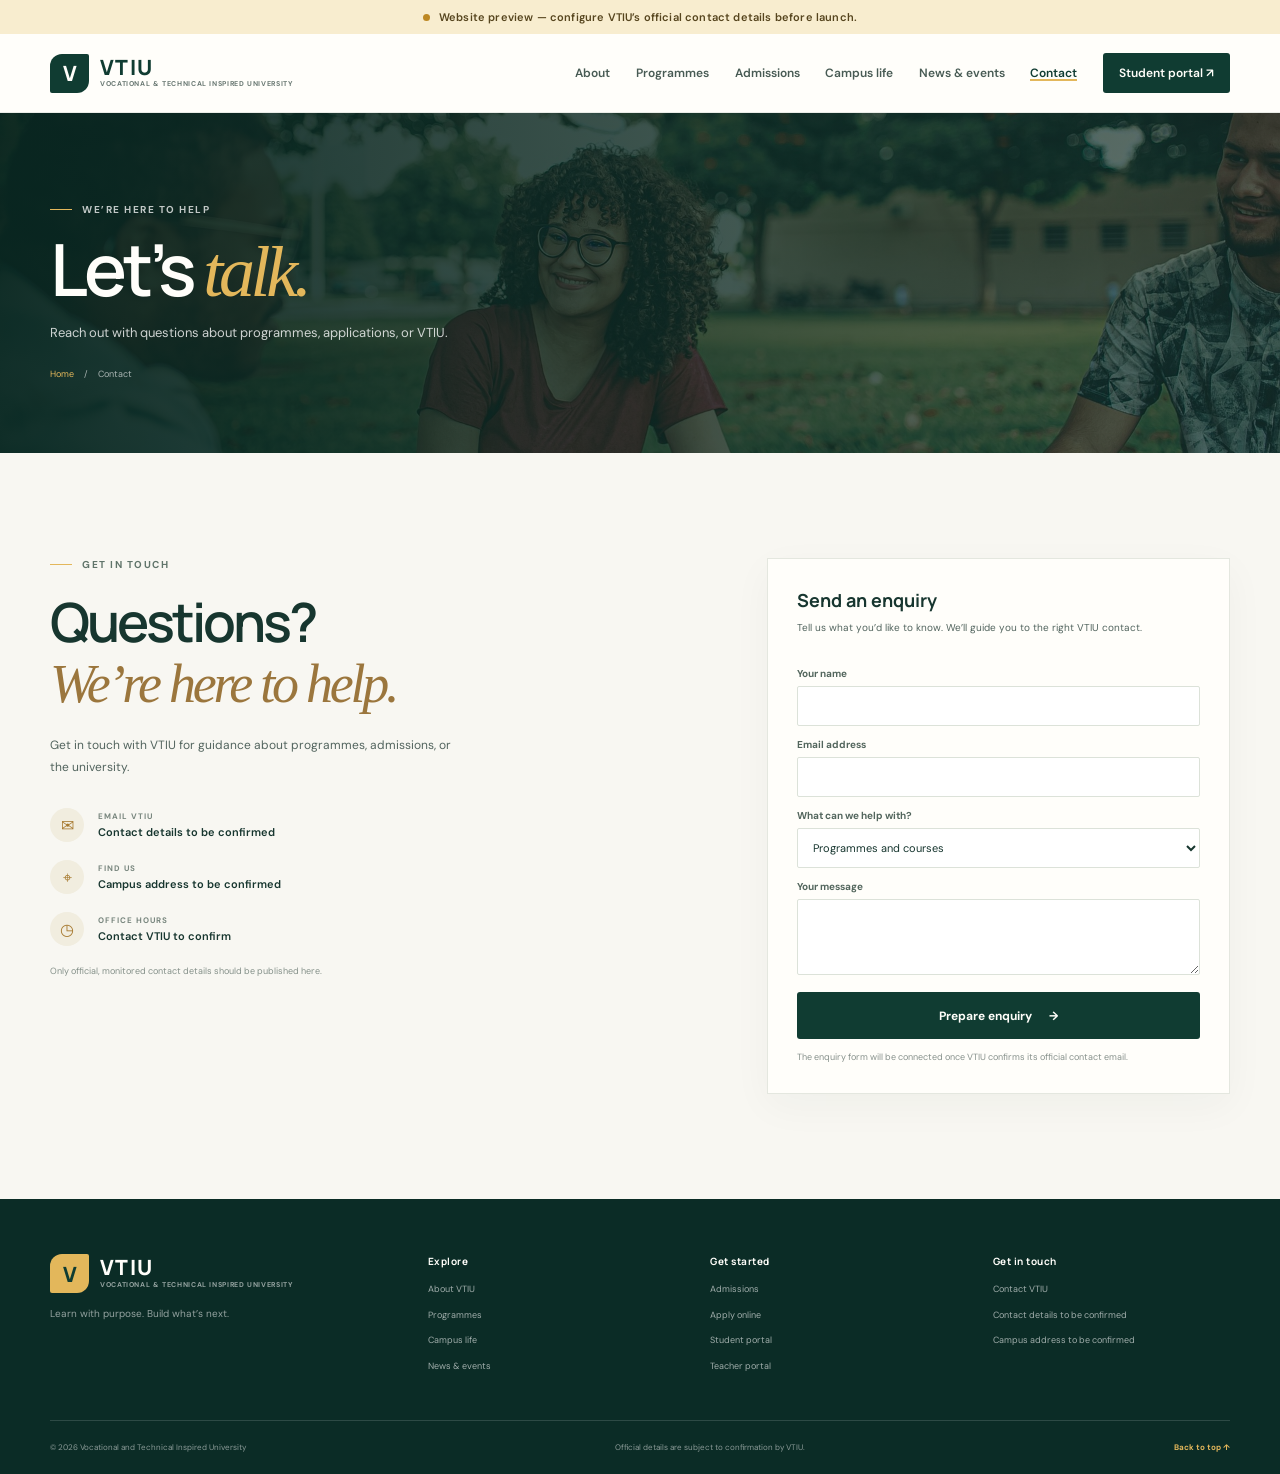
<file: contact.html>
<!doctype html>
<html lang="en">
<head>
  <meta charset="utf-8"><meta name="viewport" content="width=device-width, initial-scale=1"><meta name="theme-color" content="#103c32">
  <meta name="description" content="Contact VTIU for guidance about programmes, admissions, student services, or general enquiries.">
  <title>Contact VTIU | Vocational and Technical Inspired University</title>
  <link rel="icon" href="assets/images/vtiu-mark.svg" type="image/svg+xml"><link rel="preconnect" href="https://fonts.googleapis.com"><link rel="preconnect" href="https://fonts.gstatic.com" crossorigin>
  <link href="https://fonts.googleapis.com/css2?family=DM+Sans:wght@400;500;600;700&family=Manrope:wght@400;500;600;700;800&display=swap" rel="stylesheet"><link rel="stylesheet" href="assets/css/site.css">
  <script src="site-config.js"></script><script src="assets/js/site.js" defer></script>
</head>
<body>
  <a class="skip-link" href="#main">Skip to content</a><div class="preview-notice" role="note"><span class="preview-dot"></span>Website preview — configure VTIU’s official contact details before launch.</div>
  <header class="site-header"><div class="container nav-wrap">
    <a class="brand" href="index.html" aria-label="VTIU home"><span class="brand-mark">V</span><span class="brand-copy"><strong>VTIU</strong><small>VOCATIONAL &amp; TECHNICAL INSPIRED UNIVERSITY</small></span></a>
    <button class="menu-toggle" type="button" aria-expanded="false" aria-controls="primary-nav"><span class="menu-icon"><i></i><i></i></span><span class="sr-only">Open navigation</span></button>
    <nav class="primary-nav" id="primary-nav" aria-label="Main navigation"><a href="about.html">About</a><a href="programmes.html">Programmes</a><a href="admissions.html">Admissions</a><a href="campus-life.html">Campus life</a><a href="news.html">News &amp; events</a><a href="contact.html" aria-current="page">Contact</a><a class="nav-portal" data-portal="student" href="#">Student portal <span>↗</span></a></nav>
  </div></header>
  <main id="main">
    <section class="page-hero page-hero-contact"><div class="container page-hero-content"><p class="eyebrow eyebrow-light"><span></span> We’re here to help</p><h1>Let’s <em>talk.</em></h1><p>Reach out with questions about programmes, applications, or VTIU.</p><div class="breadcrumbs"><a href="index.html">Home</a><span>/</span><span>Contact</span></div></div></section>
    <section class="section contact-section"><div class="container contact-grid">
      <div><p class="eyebrow"><span></span> Get in touch</p><h2>Questions?<br><em>We’re here to help.</em></h2><p class="contact-intro">Get in touch with VTIU for guidance about programmes, admissions, or the university.</p>
        <div class="contact-detail"><span class="contact-detail-icon">✉</span><span><small>EMAIL VTIU</small><strong data-contact-value="email">Contact details to be confirmed</strong></span></div>
        <div class="contact-detail"><span class="contact-detail-icon">⌖</span><span><small>FIND US</small><strong data-contact-value="address">Campus address to be confirmed</strong></span></div>
        <div class="contact-detail"><span class="contact-detail-icon">◷</span><span><small>OFFICE HOURS</small><strong>Contact VTIU to confirm</strong></span></div>
        <p class="editorial-note">Only official, monitored contact details should be published here.</p>
      </div>
      <div class="contact-form-card"><h3>Send an enquiry</h3><p>Tell us what you’d like to know. We’ll guide you to the right VTIU contact.</p>
        <form id="enquiry-form">
          <label for="enquiry-name">Your name</label><input id="enquiry-name" name="name" autocomplete="name" required>
          <label for="enquiry-email">Email address</label><input id="enquiry-email" name="email" type="email" autocomplete="email" required>
          <label for="enquiry-topic">What can we help with?</label><select id="enquiry-topic" name="topic"><option>Programmes and courses</option><option>Admissions and applications</option><option>Student portal support</option><option>Partnerships and general enquiries</option></select>
          <label for="enquiry-message">Your message</label><textarea id="enquiry-message" name="message" rows="4" required></textarea>
          <button class="button button-green button-submit" type="submit">Prepare enquiry <span>→</span></button>
          <p class="form-note" id="form-note" role="status">The enquiry form will be connected once VTIU confirms its official contact email.</p>
        </form>
      </div>
    </div></section>
  </main>
  <footer class="site-footer"><div class="container footer-main"><div class="footer-brand"><a class="brand brand-light" href="index.html"><span class="brand-mark">V</span><span class="brand-copy"><strong>VTIU</strong><small>VOCATIONAL &amp; TECHNICAL INSPIRED UNIVERSITY</small></span></a><p>Learn with purpose. Build what’s next.</p></div><div class="footer-column"><h2>Explore</h2><a href="about.html">About VTIU</a><a href="programmes.html">Programmes</a><a href="campus-life.html">Campus life</a><a href="news.html">News &amp; events</a></div><div class="footer-column"><h2>Get started</h2><a href="admissions.html">Admissions</a><a data-portal="admissions" href="#">Apply online</a><a data-portal="student" href="#">Student portal</a><a data-portal="teacher" href="#">Teacher portal</a></div><div class="footer-column"><h2>Get in touch</h2><a href="contact.html">Contact VTIU</a><span data-contact-value="email">Contact details to be confirmed</span><span data-contact-value="address">Campus address to be confirmed</span></div></div><div class="container footer-bottom"><span>© <span id="current-year"></span> Vocational and Technical Inspired University</span><span>Official details are subject to confirmation by VTIU.</span><a href="#main">Back to top ↑</a></div></footer>
</body></html>
</file>
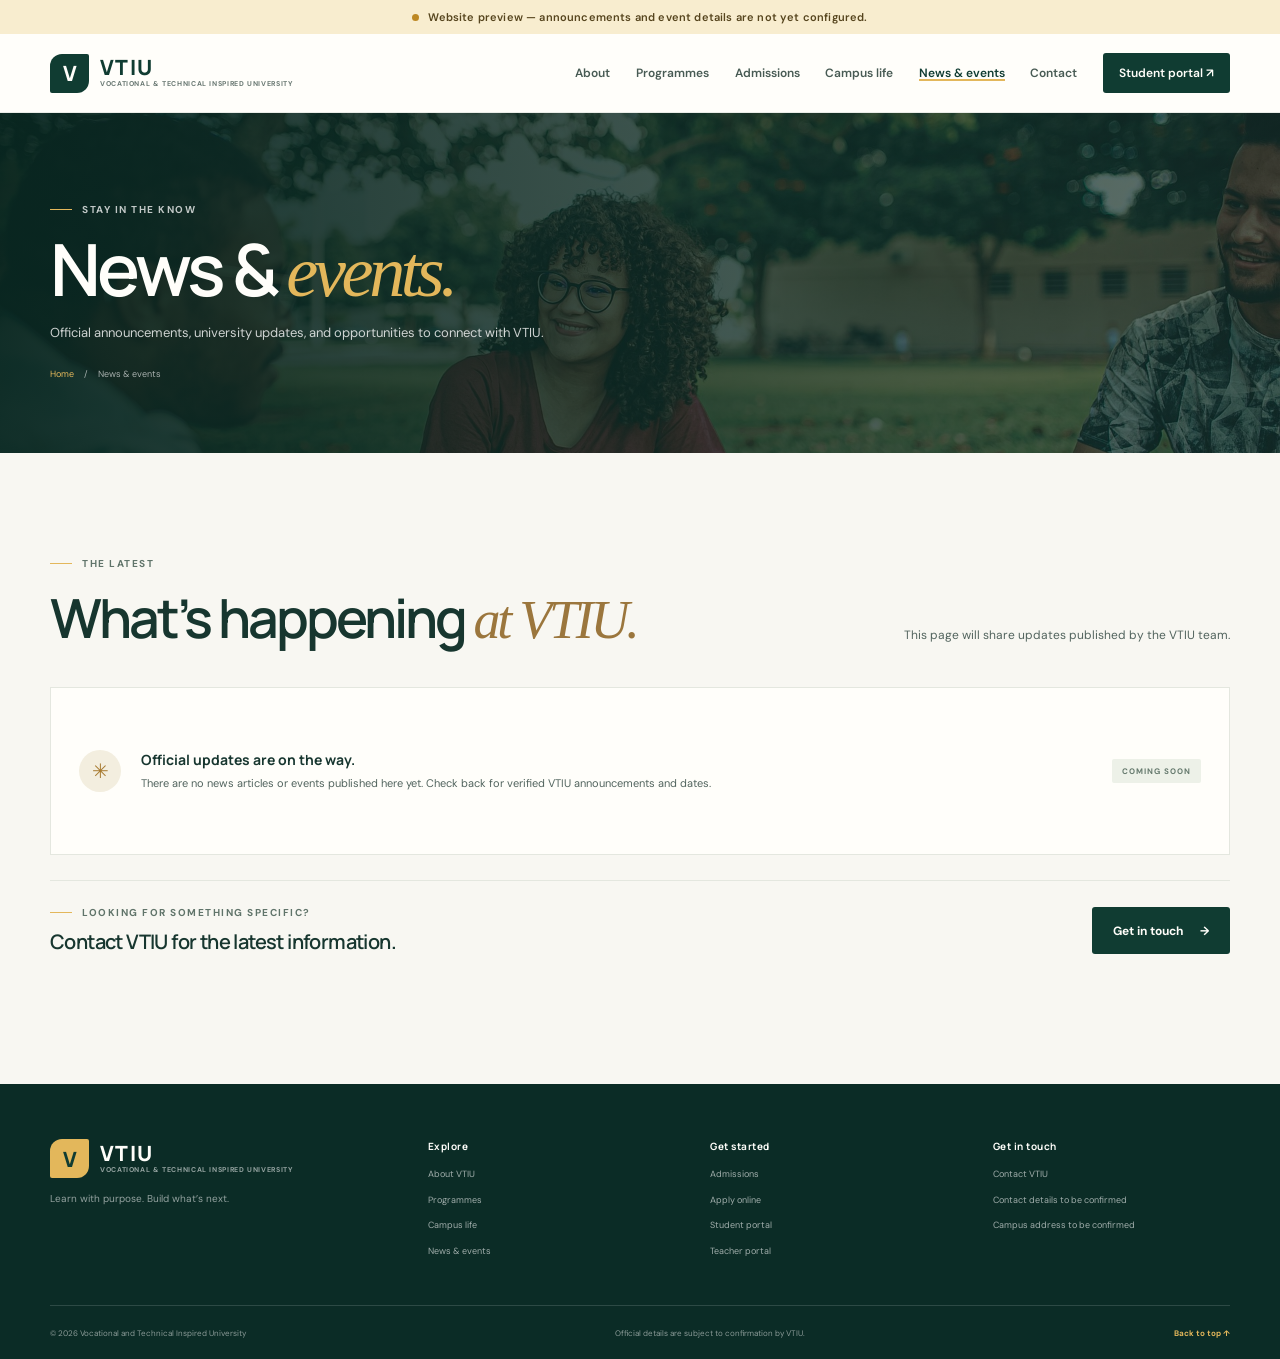
<file: news.html>
<!doctype html>
<html lang="en">
<head>
  <meta charset="utf-8"><meta name="viewport" content="width=device-width, initial-scale=1"><meta name="theme-color" content="#103c32">
  <meta name="description" content="Read official news, announcements, and upcoming events from VTIU.">
  <title>News &amp; Events | VTIU</title>
  <link rel="icon" href="assets/images/vtiu-mark.svg" type="image/svg+xml"><link rel="preconnect" href="https://fonts.googleapis.com"><link rel="preconnect" href="https://fonts.gstatic.com" crossorigin>
  <link href="https://fonts.googleapis.com/css2?family=DM+Sans:wght@400;500;600;700&family=Manrope:wght@400;500;600;700;800&display=swap" rel="stylesheet"><link rel="stylesheet" href="assets/css/site.css">
  <script src="site-config.js"></script><script src="assets/js/site.js" defer></script>
</head>
<body>
  <a class="skip-link" href="#main">Skip to content</a><div class="preview-notice" role="note"><span class="preview-dot"></span>Website preview — announcements and event details are not yet configured.</div>
  <header class="site-header"><div class="container nav-wrap">
    <a class="brand" href="index.html" aria-label="VTIU home"><span class="brand-mark">V</span><span class="brand-copy"><strong>VTIU</strong><small>VOCATIONAL &amp; TECHNICAL INSPIRED UNIVERSITY</small></span></a>
    <button class="menu-toggle" type="button" aria-expanded="false" aria-controls="primary-nav"><span class="menu-icon"><i></i><i></i></span><span class="sr-only">Open navigation</span></button>
    <nav class="primary-nav" id="primary-nav" aria-label="Main navigation"><a href="about.html">About</a><a href="programmes.html">Programmes</a><a href="admissions.html">Admissions</a><a href="campus-life.html">Campus life</a><a href="news.html" aria-current="page">News &amp; events</a><a href="contact.html">Contact</a><a class="nav-portal" data-portal="student" href="#">Student portal <span>↗</span></a></nav>
  </div></header>
  <main id="main">
    <section class="page-hero page-hero-news"><div class="container page-hero-content"><p class="eyebrow eyebrow-light"><span></span> Stay in the know</p><h1>News &amp; <em>events.</em></h1><p>Official announcements, university updates, and opportunities to connect with VTIU.</p><div class="breadcrumbs"><a href="index.html">Home</a><span>/</span><span>News &amp; events</span></div></div></section>
    <section class="section news-list-section"><div class="container"><div class="section-heading"><div><p class="eyebrow"><span></span> The latest</p><h2>What’s happening <em>at VTIU.</em></h2></div><p>This page will share updates published by the VTIU team.</p></div>
      <div class="news-empty news-empty-large"><div class="news-empty-icon">✳</div><div><h3>Official updates are on the way.</h3><p>There are no news articles or events published here yet. Check back for verified VTIU announcements and dates.</p></div><span class="pill">COMING SOON</span></div>
      <div class="news-guidance"><div><p class="eyebrow"><span></span> Looking for something specific?</p><h3>Contact VTIU for the latest information.</h3></div><a class="button button-green" href="contact.html">Get in touch <span>→</span></a></div>
    </div></section>
  </main>
  <footer class="site-footer"><div class="container footer-main"><div class="footer-brand"><a class="brand brand-light" href="index.html"><span class="brand-mark">V</span><span class="brand-copy"><strong>VTIU</strong><small>VOCATIONAL &amp; TECHNICAL INSPIRED UNIVERSITY</small></span></a><p>Learn with purpose. Build what’s next.</p></div><div class="footer-column"><h2>Explore</h2><a href="about.html">About VTIU</a><a href="programmes.html">Programmes</a><a href="campus-life.html">Campus life</a><a href="news.html">News &amp; events</a></div><div class="footer-column"><h2>Get started</h2><a href="admissions.html">Admissions</a><a data-portal="admissions" href="#">Apply online</a><a data-portal="student" href="#">Student portal</a><a data-portal="teacher" href="#">Teacher portal</a></div><div class="footer-column"><h2>Get in touch</h2><a href="contact.html">Contact VTIU</a><span data-contact-value="email">Contact details to be confirmed</span><span data-contact-value="address">Campus address to be confirmed</span></div></div><div class="container footer-bottom"><span>© <span id="current-year"></span> Vocational and Technical Inspired University</span><span>Official details are subject to confirmation by VTIU.</span><a href="#main">Back to top ↑</a></div></footer>
</body></html>
</file>
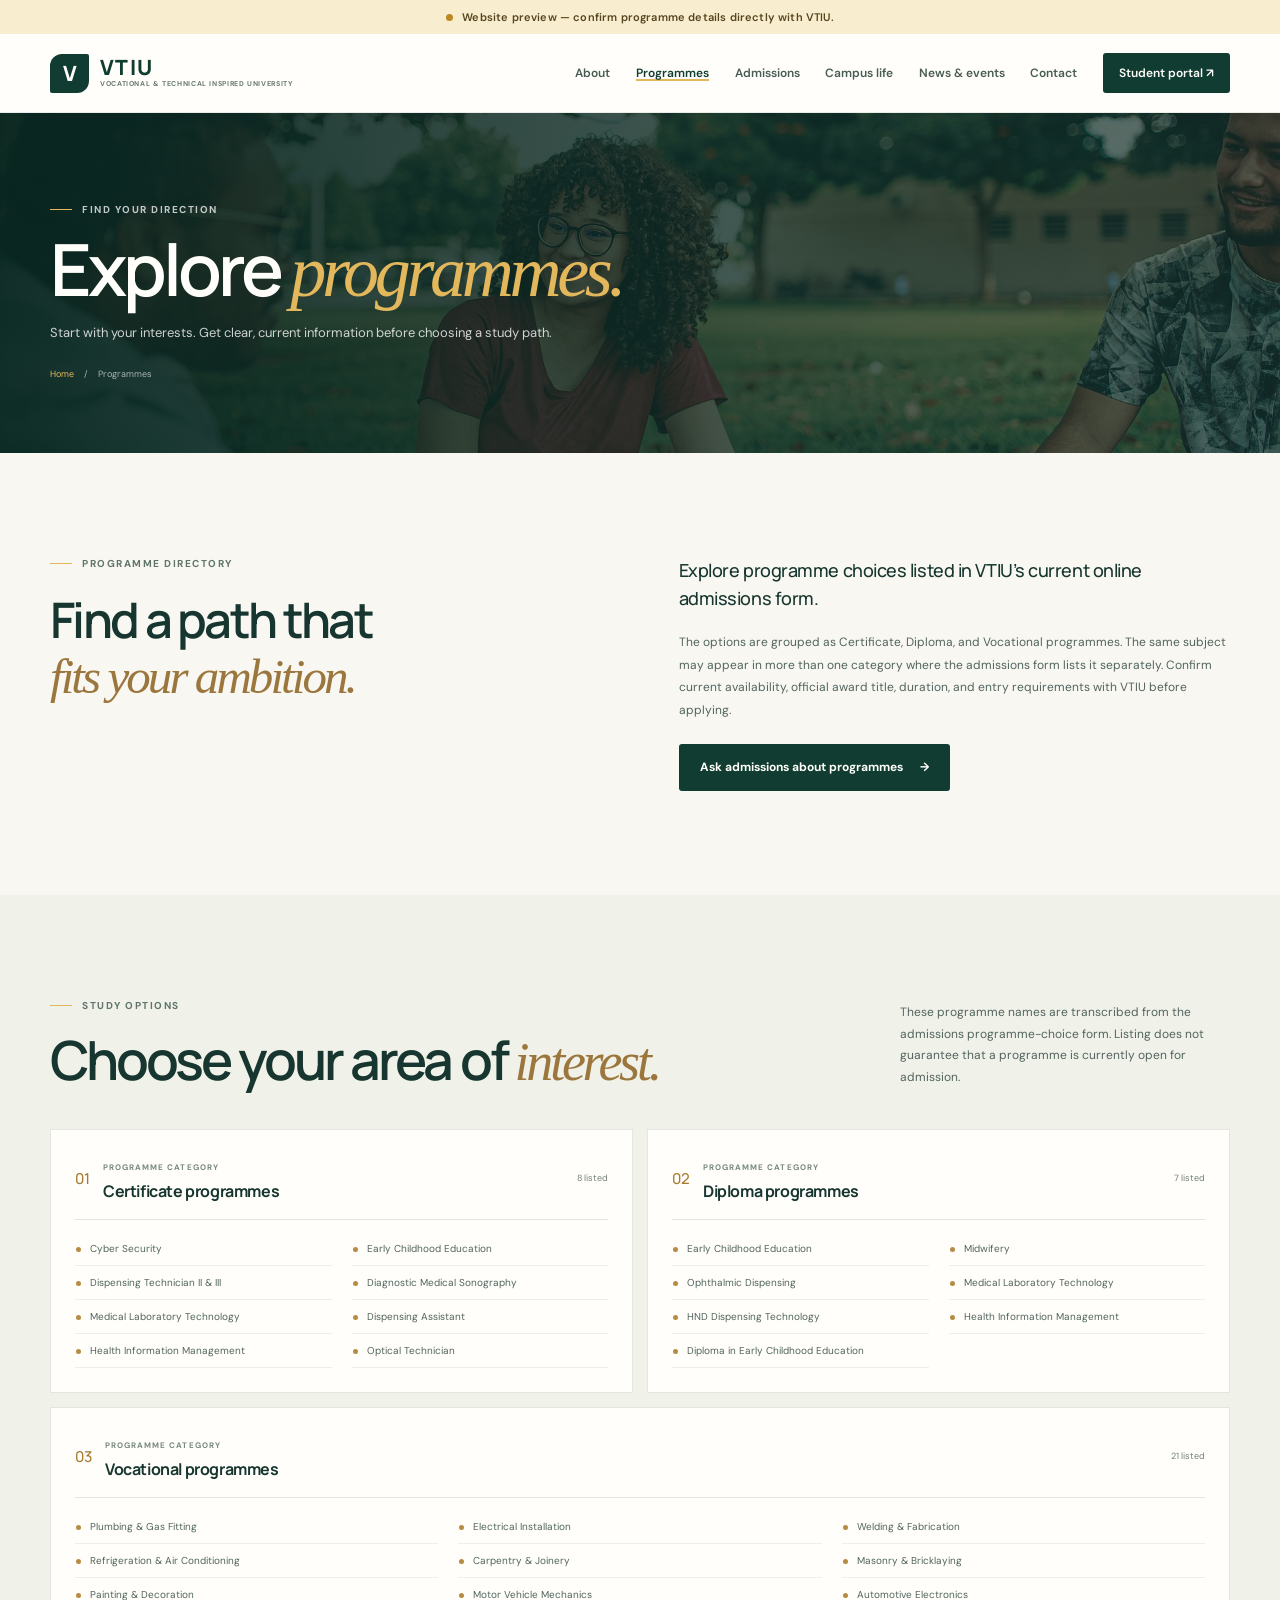
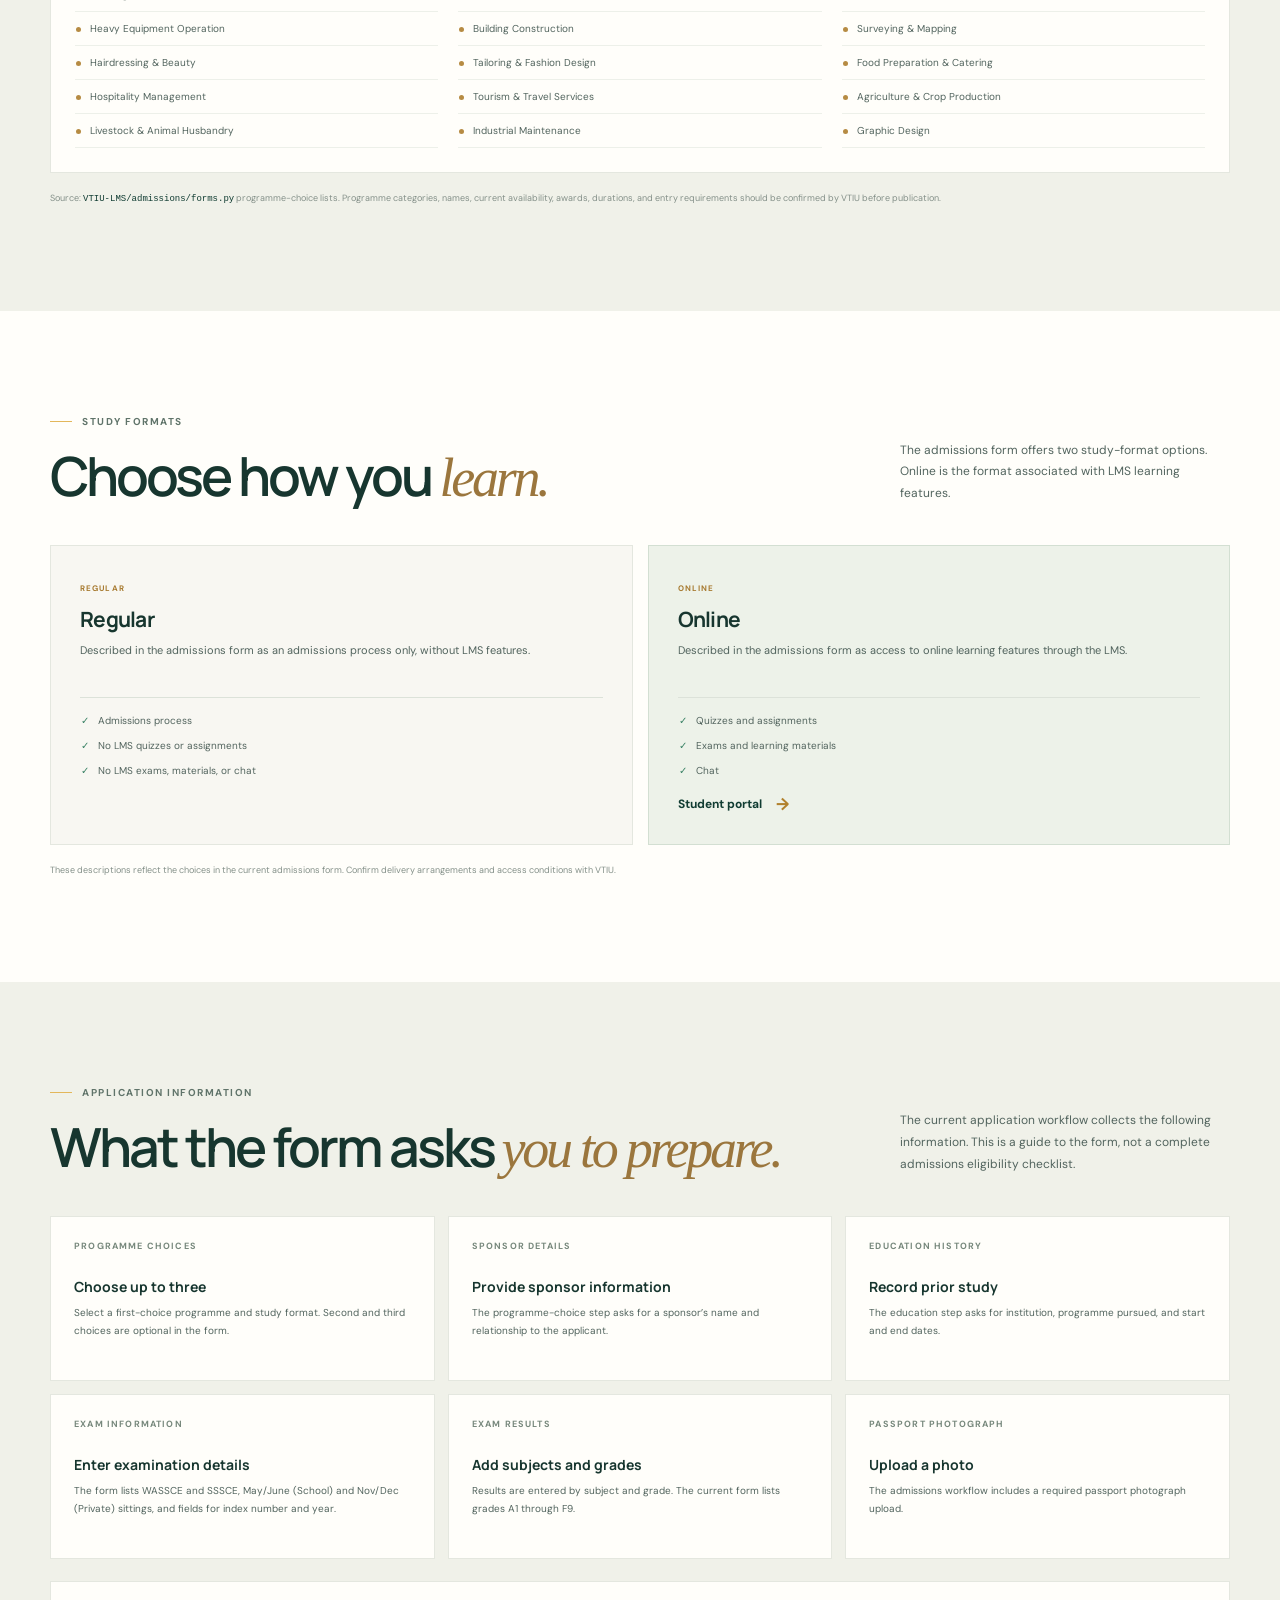
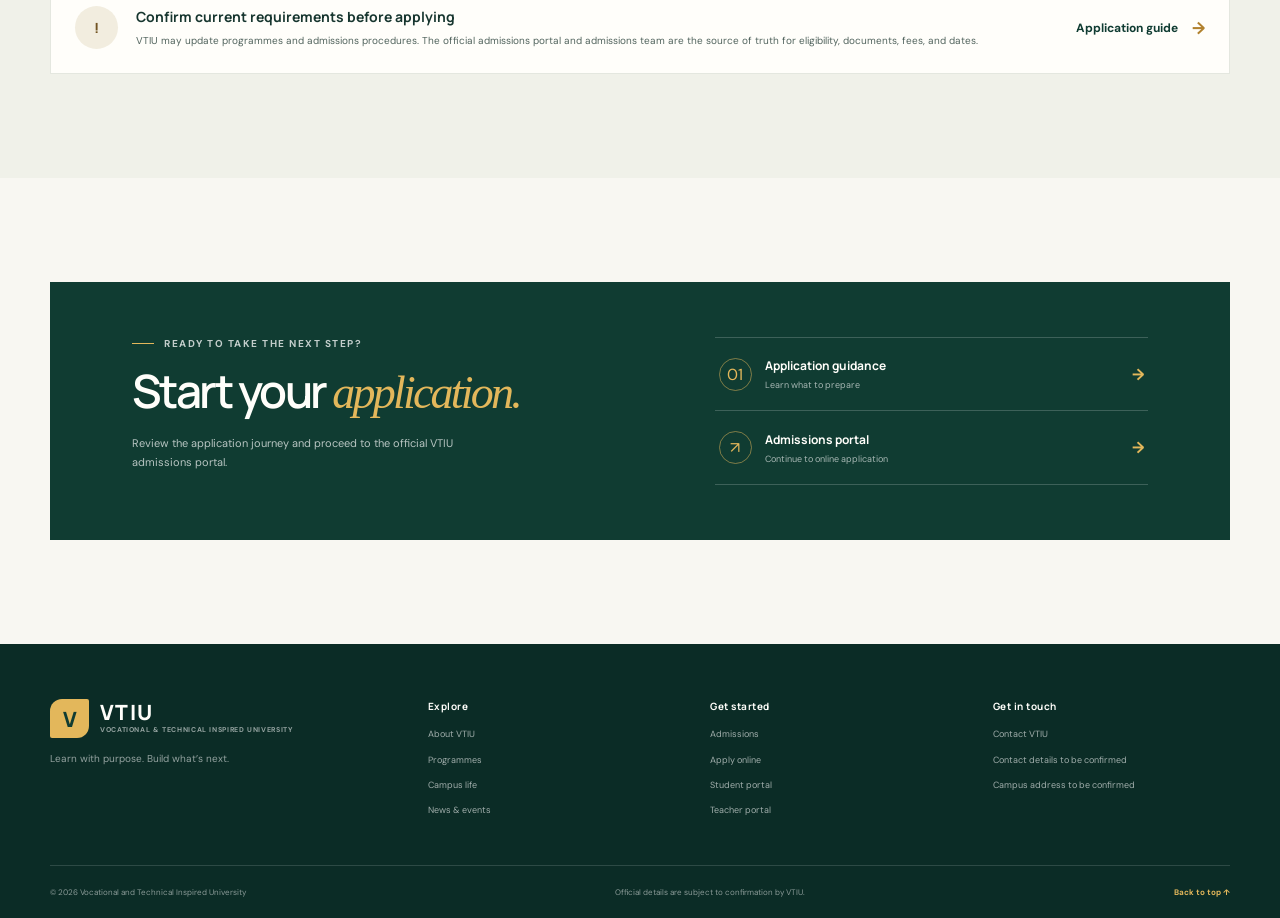
<file: programmes.html>
<!doctype html>
<html lang="en">
<head>
  <meta charset="utf-8"><meta name="viewport" content="width=device-width, initial-scale=1"><meta name="theme-color" content="#103c32">
  <meta name="description" content="Explore study options at VTIU and contact admissions for the approved programme catalogue and entry requirements.">
  <title>Programmes | VTIU</title>
  <link rel="icon" href="assets/images/vtiu-mark.svg" type="image/svg+xml"><link rel="preconnect" href="https://fonts.googleapis.com"><link rel="preconnect" href="https://fonts.gstatic.com" crossorigin>
  <link href="https://fonts.googleapis.com/css2?family=DM+Sans:wght@400;500;600;700&family=Manrope:wght@400;500;600;700;800&display=swap" rel="stylesheet"><link rel="stylesheet" href="assets/css/site.css">
  <script src="site-config.js"></script><script src="assets/js/site.js" defer></script>
</head>
<body>
  <a class="skip-link" href="#main">Skip to content</a><div class="preview-notice" role="note"><span class="preview-dot"></span>Website preview — confirm programme details directly with VTIU.</div>
  <header class="site-header"><div class="container nav-wrap">
    <a class="brand" href="index.html" aria-label="VTIU home"><span class="brand-mark">V</span><span class="brand-copy"><strong>VTIU</strong><small>VOCATIONAL &amp; TECHNICAL INSPIRED UNIVERSITY</small></span></a>
    <button class="menu-toggle" type="button" aria-expanded="false" aria-controls="primary-nav"><span class="menu-icon"><i></i><i></i></span><span class="sr-only">Open navigation</span></button>
    <nav class="primary-nav" id="primary-nav" aria-label="Main navigation"><a href="about.html">About</a><a href="programmes.html" aria-current="page">Programmes</a><a href="admissions.html">Admissions</a><a href="campus-life.html">Campus life</a><a href="news.html">News &amp; events</a><a href="contact.html">Contact</a><a class="nav-portal" data-portal="student" href="#">Student portal <span>↗</span></a></nav>
  </div></header>
  <main id="main">
    <section class="page-hero page-hero-programmes"><div class="container page-hero-content"><p class="eyebrow eyebrow-light"><span></span> Find your direction</p><h1>Explore <em>programmes.</em></h1><p>Start with your interests. Get clear, current information before choosing a study path.</p><div class="breadcrumbs"><a href="index.html">Home</a><span>/</span><span>Programmes</span></div></div></section>
    <section class="section"><div class="container split-content"><div><p class="eyebrow"><span></span> Programme directory</p><h2>Find a path that<br><em>fits your ambition.</em></h2></div><div class="prose"><p class="lead">Explore programme choices listed in VTIU’s current online admissions form.</p><p>The options are grouped as Certificate, Diploma, and Vocational programmes. The same subject may appear in more than one category where the admissions form lists it separately. Confirm current availability, official award title, duration, and entry requirements with VTIU before applying.</p><a class="button button-green" data-contact="admissions" href="contact.html">Ask admissions about programmes <span>→</span></a></div></div></section>
    <section class="section programme-directory"><div class="container"><div class="section-heading"><div><p class="eyebrow"><span></span> Study options</p><h2>Choose your area of <em>interest.</em></h2></div><p>These programme names are transcribed from the admissions programme-choice form. Listing does not guarantee that a programme is currently open for admission.</p></div>
      <div class="programme-catalogue">
        <article class="catalogue-card">
          <div class="catalogue-heading"><span class="catalogue-number">01</span><div><span class="card-index">PROGRAMME CATEGORY</span><h3>Certificate programmes</h3></div><span class="catalogue-count">8 listed</span></div>
          <ul class="programme-list">
            <li>Cyber Security</li>
            <li>Early Childhood Education</li>
            <li>Dispensing Technician II &amp; III</li>
            <li>Diagnostic Medical Sonography</li>
            <li>Medical Laboratory Technology</li>
            <li>Dispensing Assistant</li>
            <li>Health Information Management</li>
            <li>Optical Technician</li>
          </ul>
        </article>
        <article class="catalogue-card">
          <div class="catalogue-heading"><span class="catalogue-number">02</span><div><span class="card-index">PROGRAMME CATEGORY</span><h3>Diploma programmes</h3></div><span class="catalogue-count">7 listed</span></div>
          <ul class="programme-list">
            <li>Early Childhood Education</li>
            <li>Midwifery</li>
            <li>Ophthalmic Dispensing</li>
            <li>Medical Laboratory Technology</li>
            <li>HND Dispensing Technology</li>
            <li>Health Information Management</li>
            <li>Diploma in Early Childhood Education</li>
          </ul>
        </article>
        <article class="catalogue-card">
          <div class="catalogue-heading"><span class="catalogue-number">03</span><div><span class="card-index">PROGRAMME CATEGORY</span><h3>Vocational programmes</h3></div><span class="catalogue-count">21 listed</span></div>
          <ul class="programme-list programme-list-columns">
            <li>Plumbing &amp; Gas Fitting</li>
            <li>Electrical Installation</li>
            <li>Welding &amp; Fabrication</li>
            <li>Refrigeration &amp; Air Conditioning</li>
            <li>Carpentry &amp; Joinery</li>
            <li>Masonry &amp; Bricklaying</li>
            <li>Painting &amp; Decoration</li>
            <li>Motor Vehicle Mechanics</li>
            <li>Automotive Electronics</li>
            <li>Heavy Equipment Operation</li>
            <li>Building Construction</li>
            <li>Surveying &amp; Mapping</li>
            <li>Hairdressing &amp; Beauty</li>
            <li>Tailoring &amp; Fashion Design</li>
            <li>Food Preparation &amp; Catering</li>
            <li>Hospitality Management</li>
            <li>Tourism &amp; Travel Services</li>
            <li>Agriculture &amp; Crop Production</li>
            <li>Livestock &amp; Animal Husbandry</li>
            <li>Industrial Maintenance</li>
            <li>Graphic Design</li>
          </ul>
        </article>
      </div>
      <p class="editorial-note">Source: <code>VTIU-LMS/admissions/forms.py</code> programme-choice lists. Programme categories, names, current availability, awards, durations, and entry requirements should be confirmed by VTIU before publication.</p>
    </div></section>
    <section class="section study-format-section"><div class="container"><div class="section-heading"><div><p class="eyebrow"><span></span> Study formats</p><h2>Choose how you <em>learn.</em></h2></div><p>The admissions form offers two study-format options. Online is the format associated with LMS learning features.</p></div>
      <div class="format-grid">
        <article class="format-card"><span class="format-label">REGULAR</span><h3>Regular</h3><p>Described in the admissions form as an admissions process only, without LMS features.</p><ul><li>Admissions process</li><li>No LMS quizzes or assignments</li><li>No LMS exams, materials, or chat</li></ul></article>
        <article class="format-card format-card-online"><span class="format-label">ONLINE</span><h3>Online</h3><p>Described in the admissions form as access to online learning features through the LMS.</p><ul><li>Quizzes and assignments</li><li>Exams and learning materials</li><li>Chat</li></ul><a class="text-link" data-portal="student" href="#">Student portal <span>→</span></a></article>
      </div>
      <p class="editorial-note">These descriptions reflect the choices in the current admissions form. Confirm delivery arrangements and access conditions with VTIU.</p>
    </div></section>
    <section class="section application-details"><div class="container"><div class="section-heading"><div><p class="eyebrow"><span></span> Application information</p><h2>What the form asks <em>you to prepare.</em></h2></div><p>The current application workflow collects the following information. This is a guide to the form, not a complete admissions eligibility checklist.</p></div>
      <div class="programme-detail-grid">
        <article><span class="card-index">PROGRAMME CHOICES</span><h3>Choose up to three</h3><p>Select a first-choice programme and study format. Second and third choices are optional in the form.</p></article>
        <article><span class="card-index">SPONSOR DETAILS</span><h3>Provide sponsor information</h3><p>The programme-choice step asks for a sponsor’s name and relationship to the applicant.</p></article>
        <article><span class="card-index">EDUCATION HISTORY</span><h3>Record prior study</h3><p>The education step asks for institution, programme pursued, and start and end dates.</p></article>
        <article><span class="card-index">EXAM INFORMATION</span><h3>Enter examination details</h3><p>The form lists WASSCE and SSSCE, May/June (School) and Nov/Dec (Private) sittings, and fields for index number and year.</p></article>
        <article><span class="card-index">EXAM RESULTS</span><h3>Add subjects and grades</h3><p>Results are entered by subject and grade. The current form lists grades A1 through F9.</p></article>
        <article><span class="card-index">PASSPORT PHOTOGRAPH</span><h3>Upload a photo</h3><p>The admissions workflow includes a required passport photograph upload.</p></article>
      </div>
      <div class="info-callout application-callout"><span class="info-callout-icon">!</span><div><h3>Confirm current requirements before applying</h3><p>VTIU may update programmes and admissions procedures. The official admissions portal and admissions team are the source of truth for eligibility, documents, fees, and dates.</p></div><a class="text-link" href="admissions.html">Application guide <span>→</span></a></div>
    </div></section>
    <section class="section programme-prompt"><div class="container portal-card"><div class="portal-copy"><p class="eyebrow eyebrow-light"><span></span> Ready to take the next step?</p><h2>Start your <em>application.</em></h2><p>Review the application journey and proceed to the official VTIU admissions portal.</p></div><div class="portal-actions"><a class="portal-action" href="admissions.html"><span class="portal-action-icon">01</span><span><strong>Application guidance</strong><small>Learn what to prepare</small></span><b>→</b></a><a class="portal-action" data-portal="admissions" href="#"><span class="portal-action-icon">↗</span><span><strong>Admissions portal</strong><small>Continue to online application</small></span><b>→</b></a></div></div></section>
  </main>
  <footer class="site-footer"><div class="container footer-main"><div class="footer-brand"><a class="brand brand-light" href="index.html"><span class="brand-mark">V</span><span class="brand-copy"><strong>VTIU</strong><small>VOCATIONAL &amp; TECHNICAL INSPIRED UNIVERSITY</small></span></a><p>Learn with purpose. Build what’s next.</p></div><div class="footer-column"><h2>Explore</h2><a href="about.html">About VTIU</a><a href="programmes.html">Programmes</a><a href="campus-life.html">Campus life</a><a href="news.html">News &amp; events</a></div><div class="footer-column"><h2>Get started</h2><a href="admissions.html">Admissions</a><a data-portal="admissions" href="#">Apply online</a><a data-portal="student" href="#">Student portal</a><a data-portal="teacher" href="#">Teacher portal</a></div><div class="footer-column"><h2>Get in touch</h2><a href="contact.html">Contact VTIU</a><span data-contact-value="email">Contact details to be confirmed</span><span data-contact-value="address">Campus address to be confirmed</span></div></div><div class="container footer-bottom"><span>© <span id="current-year"></span> Vocational and Technical Inspired University</span><span>Official details are subject to confirmation by VTIU.</span><a href="#main">Back to top ↑</a></div></footer>
</body></html>
</file>
<file: assets/css/site.css>
:root {
  color-scheme: light;
  --ink: #17362f;
  --ink-soft: #52645e;
  --green: #103c32;
  --green-deep: #0b2c26;
  --green-bright: #34765f;
  --mint: #dce9df;
  --paper: #f8f7f2;
  --white: #fffefa;
  --gold: #e3b75b;
  --line: #e4e7df;
  --serif: Georgia, "Times New Roman", serif;
  --sans: "DM Sans", Arial, sans-serif;
  --display: "Manrope", "DM Sans", Arial, sans-serif;
  font-family: var(--sans);
  color: var(--ink);
  background: var(--paper);
  font-synthesis: none;
  text-rendering: optimizeLegibility;
}

* { box-sizing: border-box; }
html { scroll-behavior: smooth; scroll-padding-top: 90px; }
body { margin: 0; min-width: 320px; background: var(--paper); }
a { color: inherit; text-decoration: none; }
button, input, select, textarea { font: inherit; }
img { max-width: 100%; }
.container { width: min(1180px, calc(100% - 48px)); margin-inline: auto; }
.sr-only { position: absolute; width: 1px; height: 1px; padding: 0; margin: -1px; overflow: hidden; clip: rect(0, 0, 0, 0); white-space: nowrap; border: 0; }
.skip-link { position: fixed; z-index: 1000; top: 8px; left: 8px; padding: 12px 18px; transform: translateY(-160%); background: var(--white); color: var(--ink); border-radius: 4px; }
.skip-link:focus { transform: translateY(0); }

.preview-notice { display: flex; justify-content: center; align-items: center; gap: 9px; min-height: 34px; padding: 7px 16px; color: #56451e; background: #f8edcf; font-size: 11px; font-weight: 600; text-align: center; letter-spacing: .015em; }
.preview-dot, .status-dot { width: 7px; height: 7px; flex: 0 0 auto; border-radius: 50%; background: #bd8823; }
.site-header { position: sticky; z-index: 100; top: 0; background: rgba(255, 254, 250, .97); border-bottom: 1px solid rgba(23, 54, 47, .09); backdrop-filter: blur(12px); }
.nav-wrap { min-height: 78px; display: flex; align-items: center; justify-content: space-between; gap: 34px; }
.brand { display: inline-flex; align-items: center; gap: 11px; min-width: 245px; }
.brand-mark { width: 39px; height: 39px; display: grid; place-items: center; color: var(--white); background: var(--green); border-radius: 12px 2px 12px 2px; font: 800 21px var(--display); }
.brand-copy { display: grid; gap: 2px; }
.brand-copy strong { color: var(--green); font: 800 21px/.95 var(--display); letter-spacing: .07em; }
.brand-copy small { color: #6a7973; font-size: 7px; font-weight: 700; letter-spacing: .09em; }
.primary-nav { display: flex; align-items: center; gap: clamp(13px, 2vw, 26px); }
.primary-nav > a { color: #485b54; font-size: 12px; font-weight: 600; transition: color .2s ease; }
.primary-nav > a:hover, .primary-nav > a:focus-visible { color: #b1812d; }
.primary-nav > a[aria-current="page"]:not(.nav-portal) { color: var(--green); box-shadow: inset 0 -2px var(--gold); }
.primary-nav .nav-portal { color: var(--white); background: var(--green); padding: 12px 16px; border-radius: 3px; }
.primary-nav .nav-portal:hover, .primary-nav .nav-portal:focus-visible { color: var(--white); background: var(--green-bright); }
.menu-toggle { display: none; }

.hero { position: relative; isolation: isolate; min-height: 604px; display: flex; align-items: center; overflow: hidden; color: var(--white); background: var(--green-deep); }
.hero-image, .hero-shade { position: absolute; z-index: -1; inset: 0; }
.hero-image { background: #385c4c url("../images/campus-learning.jpg") center 43%/cover no-repeat; transform: scale(1.01); }
.hero-shade { background: linear-gradient(90deg, rgba(7, 37, 31, .94) 0%, rgba(7, 37, 31, .77) 42%, rgba(7, 37, 31, .19) 100%), linear-gradient(0deg, rgba(7, 37, 31, .3), transparent 50%); }
.hero-content { position: relative; padding-block: 90px 80px; }
.eyebrow { display: flex; align-items: center; gap: 10px; margin: 0 0 22px; color: #60746a; font-size: 10px; font-weight: 700; letter-spacing: .15em; text-transform: uppercase; }
.eyebrow > span { width: 22px; height: 1px; background: var(--gold); }
.eyebrow-light { color: rgba(255, 255, 255, .75); }
h1, h2, h3, p { margin-top: 0; }
h1, h2 { font-family: var(--display); letter-spacing: -.055em; }
h1 { max-width: 730px; margin-bottom: 19px; font-size: clamp(48px, 7.3vw, 88px); font-weight: 600; line-height: .99; }
h1 em, h2 em { color: var(--gold); font-family: var(--serif); font-weight: 400; letter-spacing: -.06em; }
.hero-intro { max-width: 470px; margin-bottom: 29px; color: rgba(255, 255, 255, .83); font-size: 15px; line-height: 1.8; }
.hero-actions, .programme-actions { display: flex; flex-wrap: wrap; align-items: center; gap: 12px; }
.button { min-height: 47px; display: inline-flex; align-items: center; justify-content: center; gap: 17px; padding: 0 20px; border: 1px solid transparent; border-radius: 3px; font-size: 12px; font-weight: 700; transition: transform .2s ease, background .2s ease, color .2s ease; }
.button:hover { transform: translateY(-2px); }
.button-gold { color: #252819; background: var(--gold); }
.button-gold:hover { background: #efc76b; }
.button-glass { color: var(--white); border-color: rgba(255, 255, 255, .55); background: rgba(255, 255, 255, .06); }
.button-glass:hover { background: rgba(255, 255, 255, .16); }
.button-green { color: var(--white); background: var(--green); }
.button-green:hover { background: var(--green-bright); }
.button-outline-light { color: var(--white); border-color: rgba(255, 255, 255, .45); background: transparent; }
.button-outline-light:hover { background: rgba(255, 255, 255, .1); }
.play-icon { width: 23px; height: 23px; display: grid; place-items: center; border: 1px solid rgba(255, 255, 255, .6); border-radius: 50%; font-size: 8px; }
.hero-footnote { display: flex; align-items: center; gap: 12px; margin-top: 62px; color: rgba(255, 255, 255, .64); font-size: 8px; font-weight: 700; letter-spacing: .16em; }
.hero-line { width: 38px; height: 1px; background: var(--gold); }
.hero-side-note { position: absolute; right: 27px; bottom: 53px; color: rgba(255, 255, 255, .65); writing-mode: vertical-rl; font-size: 8px; letter-spacing: .21em; }
.page-hero { position: relative; isolation: isolate; min-height: 340px; display: flex; align-items: center; overflow: hidden; color: var(--white); background: var(--green-deep); }
.page-hero::before { position: absolute; z-index: -1; inset: 0; content: ""; background: linear-gradient(90deg, rgba(7, 37, 31, .94), rgba(7, 37, 31, .62)), url("../images/campus-learning.jpg") center 45%/cover no-repeat; }
.page-hero-programmes::before { background-position: center 54%; }
.page-hero-admissions::before { background-position: center 32%; }
.page-hero-campus::before { background-position: center 64%; }
.page-hero-news::before { background-position: center 43%; }
.page-hero-contact::before { background-position: center 52%; }
.page-hero-content { padding-block: 62px 45px; }
.page-hero .eyebrow { margin-bottom: 17px; }
.page-hero h1 { margin-bottom: 13px; font-size: clamp(47px, 6.4vw, 72px); }
.page-hero-content > p:not(.eyebrow) { max-width: 550px; margin-bottom: 23px; color: rgba(255, 255, 255, .79); font-size: 13px; line-height: 1.75; }
.breadcrumbs { display: flex; align-items: center; gap: 10px; color: rgba(255, 255, 255, .63); font-size: 9px; }
.breadcrumbs a { color: var(--gold); }
.split-content { display: grid; grid-template-columns: .95fr 1.05fr; gap: 11%; align-items: start; }
.split-content h2 { margin: 0; font: 600 clamp(34px, 4.2vw, 49px)/1.13 var(--display); letter-spacing: -.055em; }
.split-content h2 em { color: #9b763d; font-family: var(--serif); font-weight: 400; }
.prose { color: var(--ink-soft); font-size: 12px; line-height: 1.9; }
.prose .lead { color: var(--ink); font: 500 18px/1.55 var(--display); letter-spacing: -.025em; }
.prose p:last-of-type { margin-bottom: 22px; }
.about-values, .programme-directory, .admission-checklist { background: #f0f1e9; }
.info-callout { display: flex; align-items: center; gap: 18px; padding: 24px; background: var(--white); border: 1px solid var(--line); }
.info-callout-icon { width: 43px; height: 43px; flex: 0 0 auto; display: grid; place-items: center; color: #9d773c; background: #f2eddf; border-radius: 50%; font: 600 14px var(--display); }
.info-callout > div { flex: 1; }
.info-callout h3 { margin: 0 0 6px; font: 700 14px var(--display); }
.info-callout p { margin: 0; color: var(--ink-soft); font-size: 10px; line-height: 1.7; }
.info-callout .text-link { flex: 0 0 auto; margin: 0; }
.programme-detail-grid { display: grid; grid-template-columns: repeat(3, 1fr); gap: 13px; margin-top: 18px; }
.programme-detail-grid article { min-height: 165px; padding: 23px; background: var(--white); border: 1px solid var(--line); }
.programme-detail-grid .card-index { display: block; margin-bottom: 25px; }
.programme-detail-grid h3 { margin-bottom: 8px; font: 700 14px var(--display); }
.programme-detail-grid p { margin-bottom: 0; color: var(--ink-soft); font-size: 10px; line-height: 1.75; }
.programme-prompt { padding-top: 0; }
.programme-catalogue { display: grid; grid-template-columns: repeat(2, minmax(0, 1fr)); gap: 14px; }
.catalogue-card { padding: 24px; background: var(--white); border: 1px solid var(--line); }
.catalogue-card:last-child { grid-column: 1 / -1; }
.catalogue-heading { display: flex; align-items: center; gap: 13px; padding-bottom: 17px; border-bottom: 1px solid var(--line); }
.catalogue-number { color: #a77a30; font: 500 15px var(--display); }
.catalogue-heading > div { flex: 1; }
.catalogue-heading .card-index { font-size: 8px; }
.catalogue-heading h3 { margin: 5px 0 0; font: 700 16px var(--display); letter-spacing: -.025em; }
.catalogue-count { color: #718077; font-size: 9px; }
.programme-list { display: grid; grid-template-columns: repeat(2, minmax(0, 1fr)); column-gap: 20px; row-gap: 0; margin: 0; padding: 12px 0 0; list-style: none; }
.programme-list li { position: relative; padding: 9px 0 9px 15px; color: var(--ink-soft); border-bottom: 1px solid #edf0e9; font-size: 10px; line-height: 1.5; }
.programme-list li::before { position: absolute; top: 15px; left: 1px; width: 5px; height: 5px; content: ""; background: #b68b43; border-radius: 50%; }
.programme-list-columns { grid-template-columns: repeat(3, minmax(0, 1fr)); }
.programme-directory .editorial-note code { color: var(--green); font-size: inherit; }
.study-format-section { background: var(--white); }
.format-grid { display: grid; grid-template-columns: repeat(2, minmax(0, 1fr)); gap: 15px; }
.format-card { padding: 29px; background: var(--paper); border: 1px solid var(--line); }
.format-card-online { background: #edf2e9; border-color: #d3dfd2; }
.format-label { display: inline-block; color: #a77a30; font-size: 8px; font-weight: 700; letter-spacing: .14em; }
.format-card h3 { margin: 9px 0 8px; font: 700 21px var(--display); letter-spacing: -.035em; }
.format-card > p { min-height: 40px; margin-bottom: 16px; color: var(--ink-soft); font-size: 11px; line-height: 1.75; }
.format-card ul { display: grid; gap: 9px; margin: 0; padding: 15px 0 0; border-top: 1px solid #dce2d9; list-style: none; }
.format-card li { position: relative; padding-left: 18px; color: var(--ink-soft); font-size: 10px; line-height: 1.6; }
.format-card li::before { position: absolute; left: 1px; color: #388063; content: "✓"; font-weight: 700; }
.format-card .text-link { margin-top: 14px; }
.application-details { background: #f0f1e9; }
.application-details .programme-detail-grid { grid-template-columns: repeat(3, minmax(0, 1fr)); }
.application-callout { margin-top: 22px; }
.application-callout .info-callout-icon { color: #725422; font-weight: 800; }
.campus-feature { display: grid; grid-template-columns: 1fr 1fr; min-height: 390px; color: var(--white); background: var(--green-deep); }
.campus-feature-image { min-height: 390px; background: #658273 url("../images/campus-learning.jpg") center/cover no-repeat; }
.campus-feature-copy { position: relative; display: flex; flex-direction: column; align-items: flex-start; justify-content: center; padding: 55px clamp(32px, 7vw, 90px); }
.campus-feature-copy h2 { margin-bottom: 15px; font: 600 clamp(35px, 4vw, 48px)/1.12 var(--display); letter-spacing: -.05em; }
.campus-feature-copy h2 em { color: var(--gold); font-family: var(--serif); font-weight: 400; }
.campus-feature-copy > p:not(.eyebrow) { max-width: 400px; color: rgba(255, 255, 255, .74); font-size: 12px; line-height: 1.8; }
.campus-feature-copy .campus-caption { right: 23px; bottom: 18px; }
.news-list-section { min-height: 480px; }
.news-empty-large { min-height: 168px; }
.news-guidance { display: flex; justify-content: space-between; align-items: center; gap: 24px; margin-top: 25px; padding: 25px 0; border-top: 1px solid var(--line); }
.news-guidance .eyebrow { margin-bottom: 9px; }
.news-guidance h3 { margin: 0; font: 600 20px var(--display); letter-spacing: -.03em; }
.news-guidance .button { flex: 0 0 auto; }
.home-explore { padding-top: 30px; }
.explore-grid { display: grid; grid-template-columns: repeat(3, 1fr); gap: 14px; }
.explore-card { min-height: 255px; display: flex; flex-direction: column; align-items: flex-start; padding: 24px; background: var(--white); border: 1px solid var(--line); transition: transform .2s ease, box-shadow .2s ease; }
.explore-card:hover { transform: translateY(-3px); box-shadow: 0 12px 30px rgba(20, 50, 39, .08); }
.explore-card-green { color: var(--white); background: var(--green); border-color: var(--green); }
.explore-card .card-index { color: #819187; }
.explore-card-green .card-index { color: rgba(255,255,255,.62); }
.explore-icon { margin: 22px 0 14px; color: #a77a30; font: 500 25px var(--serif); }
.explore-card h3 { margin-bottom: 8px; font: 700 15px var(--display); }
.explore-card p { margin-bottom: 15px; color: var(--ink-soft); font-size: 10px; line-height: 1.75; }
.explore-card-green p { color: rgba(255,255,255,.72); }
.explore-card .text-link { margin-top: auto; font-size: 10px; }
.explore-card-green .text-link { color: var(--white); }
.explore-card .text-link b { color: #b1812d; font-size: 15px; font-weight: 500; }
.home-intro { padding-bottom: 70px; }
.home-contact { color: var(--white); background: #194a3e; }
.home-contact-inner { min-height: 180px; display: flex; align-items: center; justify-content: space-between; gap: 25px; padding-block: 35px; }
.home-contact-inner .eyebrow { margin-bottom: 10px; }
.home-contact-inner h2 { max-width: 650px; margin: 0; font: 600 clamp(25px, 3.5vw, 37px)/1.2 var(--display); letter-spacing: -.045em; }
.home-contact-inner h2 em { color: var(--gold); font-family: var(--serif); font-weight: 400; }
.home-contact-inner .button { flex: 0 0 auto; }
.primary-nav > a[aria-current="page"]:not(.nav-portal) { color: var(--green); box-shadow: inset 0 -2px var(--gold); }

.quick-strip { background: var(--white); border-bottom: 1px solid var(--line); }
.quick-grid { display: grid; grid-template-columns: repeat(4, 1fr); }
.quick-link { min-height: 92px; display: flex; align-items: center; gap: 13px; padding: 16px 19px; border-right: 1px solid var(--line); transition: background .2s ease; }
.quick-link:first-child { border-left: 1px solid var(--line); }
.quick-link:hover { background: #f2f4ed; }
.quick-icon { color: #a77a30; font: 600 11px var(--display); }
.quick-link > span:nth-child(2) { display: grid; gap: 4px; flex: 1; }
.quick-link strong { color: var(--ink); font-size: 12px; }
.quick-link small { color: #7a8982; font-size: 10px; }
.quick-link > b { color: #9eac9f; font-size: 14px; }

.section { padding-block: 104px; }
.intro-grid { display: grid; grid-template-columns: 1fr 1fr; gap: 10%; align-items: start; }
.intro-heading h2, .section-heading h2, .admissions-copy h2, .campus-copy h2, .contact-grid h2, .portal-copy h2 { margin-bottom: 0; font-size: clamp(34px, 4.4vw, 54px); font-weight: 600; line-height: 1.12; }
.intro-heading h2 em, .section-heading h2 em, .admissions-copy h2 em, .contact-grid h2 em { color: #9b763d; }
.intro-copy { max-width: 480px; padding-top: 42px; color: var(--ink-soft); font-size: 13px; line-height: 1.9; }
.intro-copy .lead, .lead { color: var(--ink); font: 500 19px/1.55 var(--display); letter-spacing: -.025em; }
.text-link { display: inline-flex; align-items: center; gap: 14px; margin-top: 11px; color: var(--green); font-size: 12px; font-weight: 700; }
.text-link span { color: #b1812d; font-size: 17px; transition: transform .2s ease; }
.text-link:hover span { transform: translateX(4px); }
.approach-section { padding-top: 20px; padding-bottom: 105px; }
.section-heading { display: flex; justify-content: space-between; align-items: end; gap: 34px; margin-bottom: 37px; }
.section-heading .eyebrow { margin-bottom: 17px; }
.section-heading > p { max-width: 330px; margin-bottom: 4px; color: var(--ink-soft); font-size: 12px; line-height: 1.8; }
.approach-grid { display: grid; grid-template-columns: repeat(3, 1fr); gap: 15px; }
.approach-card { min-height: 252px; padding: 27px 28px; background: var(--white); border: 1px solid var(--line); }
.approach-feature { background: #edf2e9; }
.card-index { color: #77887c; font-size: 9px; font-weight: 700; letter-spacing: .13em; }
.line-icon { margin: 25px 0 17px; color: #a77a30; font: 500 27px var(--serif); }
.approach-card h3 { margin-bottom: 10px; font: 700 15px var(--display); letter-spacing: -.025em; }
.approach-card p { max-width: 290px; margin-bottom: 0; color: var(--ink-soft); font-size: 11px; line-height: 1.8; }
.editorial-note { margin: 18px 0 0; color: #849089; font-size: 9px; line-height: 1.6; }

.programmes-section { color: var(--white); background: var(--green); }
.programmes-section .section-heading { margin-bottom: 35px; }
.section-heading-light > p { color: rgba(255, 255, 255, .68); }
.section-heading-light h2 em, .portal-copy h2 em, .campus-copy h2 em { color: var(--gold); }
.programme-panel { position: relative; min-height: 305px; display: flex; align-items: center; overflow: hidden; padding: 42px clamp(28px, 7vw, 90px); background: #194a3e; border: 1px solid rgba(255, 255, 255, .13); }
.programme-panel::after { position: absolute; top: -100px; right: 17%; width: 360px; height: 500px; content: ""; transform: rotate(28deg); border: 1px solid rgba(255, 255, 255, .08); border-radius: 50%; }
.programme-panel-mark { position: absolute; right: 80px; bottom: -97px; color: rgba(255, 255, 255, .055); font: 800 360px/.9 var(--display); }
.programme-panel-copy { position: relative; z-index: 1; max-width: 600px; }
.pill { display: inline-block; padding: 7px 10px; color: #65796d; background: #edf1e8; border-radius: 2px; font-size: 8px; font-weight: 700; letter-spacing: .13em; }
.pill-gold { color: #382d19; background: var(--gold); }
.programme-panel h3 { margin: 19px 0 9px; font: 600 clamp(25px, 3.5vw, 39px)/1.2 var(--display); letter-spacing: -.05em; }
.programme-panel-copy > p { max-width: 560px; margin-bottom: 21px; color: rgba(255, 255, 255, .72); font-size: 12px; line-height: 1.8; }
.programme-panel-decoration { position: absolute; right: 34px; top: 38px; display: grid; gap: 5px; color: rgba(255, 255, 255, .44); font-size: 7px; font-weight: 700; letter-spacing: .18em; writing-mode: vertical-rl; }
.programme-foot { display: flex; justify-content: space-between; gap: 18px; margin-top: 15px; color: rgba(255, 255, 255, .63); font-size: 9px; }
.programme-foot > span:first-child { display: flex; align-items: center; gap: 7px; }
.programme-foot .status-dot { width: 6px; height: 6px; background: var(--gold); }

.admissions-section { background: var(--paper); }
.admissions-grid { display: grid; grid-template-columns: .9fr 1.1fr; gap: 12%; align-items: start; }
.admissions-copy .eyebrow, .contact-grid .eyebrow { margin-bottom: 20px; }
.admissions-copy .lead { max-width: 400px; margin: 22px 0 22px; color: var(--ink-soft); font: 400 14px/1.85 var(--sans); letter-spacing: 0; }
.small-note { max-width: 380px; margin-top: 15px; color: #819087; font-size: 9px; line-height: 1.7; }
.admissions-steps { border-top: 1px solid #ccd6cb; }
.step-row { display: grid; grid-template-columns: 45px 1fr; gap: 12px; padding: 22px 0; border-bottom: 1px solid #dfe4dc; }
.step-number { color: #ac813b; font: 500 12px var(--display); }
.step-row h3 { margin: 0 0 6px; font: 700 13px var(--display); }
.step-row p { max-width: 460px; margin: 0; color: var(--ink-soft); font-size: 11px; line-height: 1.75; }
.admissions-footnote { padding-top: 16px; color: #809087; font-size: 9px; line-height: 1.7; }

.campus-section { min-height: 460px; display: grid; grid-template-columns: 1fr 1fr; color: var(--white); background: var(--green-deep); }
.campus-photo { min-height: 460px; background: #658273 url("../images/campus-learning.jpg") center/cover no-repeat; }
.campus-copy { position: relative; display: flex; flex-direction: column; justify-content: center; align-items: flex-start; padding: 68px clamp(35px, 8vw, 112px); }
.campus-copy .eyebrow { margin-bottom: 19px; }
.campus-copy h2 { margin-bottom: 18px; font-size: clamp(35px, 4vw, 50px); }
.campus-copy > p:not(.eyebrow) { max-width: 410px; color: rgba(255, 255, 255, .73); font-size: 12px; line-height: 1.85; }
.text-link-light { color: var(--white); }
.campus-caption { position: absolute; right: 26px; bottom: 22px; color: rgba(255, 255, 255, .5); font-size: 7px; font-weight: 700; letter-spacing: .15em; }
.campus-caption i { margin-inline: 5px; color: var(--gold); font-style: normal; }

.news-section { padding-block: 90px; }
.news-section .section-heading { align-items: center; }
.news-section .section-heading .text-link { margin: 0; }
.news-empty { display: flex; align-items: center; gap: 20px; padding: 26px 28px; background: var(--white); border: 1px solid var(--line); }
.news-empty-icon { width: 42px; height: 42px; flex: 0 0 auto; display: grid; place-items: center; color: #a77a30; background: #f3eedf; border-radius: 50%; font-size: 20px; }
.news-empty > div:nth-child(2) { flex: 1; }
.news-empty h3 { margin: 0 0 5px; font: 700 14px var(--display); }
.news-empty p { margin: 0; color: var(--ink-soft); font-size: 11px; line-height: 1.7; }

.portal-section { padding-top: 0; }
.portal-card { position: relative; display: grid; grid-template-columns: 1fr .9fr; gap: 10%; overflow: hidden; padding: 55px clamp(30px, 7vw, 82px); color: var(--white); background: var(--green); }
.portal-copy, .portal-actions { position: relative; z-index: 1; }
.portal-copy .eyebrow { margin-bottom: 15px; }
.portal-copy h2 { font-size: clamp(32px, 4vw, 46px); }
.portal-copy > p:last-child { max-width: 350px; margin: 15px 0 0; color: rgba(255, 255, 255, .7); font-size: 11px; line-height: 1.75; }
.portal-actions { align-self: center; }
.portal-action { min-height: 74px; display: flex; align-items: center; gap: 13px; padding: 13px 4px; border-bottom: 1px solid rgba(255, 255, 255, .19); }
.portal-action:first-child { border-top: 1px solid rgba(255, 255, 255, .19); }
.portal-action-icon { width: 33px; height: 33px; display: grid; place-items: center; color: var(--gold); border: 1px solid rgba(227, 183, 91, .52); border-radius: 50%; }
.portal-action > span:nth-child(2) { display: grid; gap: 5px; flex: 1; }
.portal-action strong { font: 700 12px var(--display); }
.portal-action small { color: rgba(255, 255, 255, .63); font-size: 9px; }
.portal-action > b { color: var(--gold); font-size: 16px; transition: transform .2s ease; }
.portal-action:hover > b { transform: translateX(4px); }
.portal-watermark { position: absolute; right: 21%; bottom: -158px; color: rgba(255, 255, 255, .035); font: 800 380px/.9 var(--display); }

.contact-section { padding-block: 105px; }
.contact-grid { display: grid; grid-template-columns: 1fr .82fr; gap: 13%; align-items: start; }
.contact-intro { max-width: 420px; margin: 20px 0 30px; color: var(--ink-soft); font-size: 12px; line-height: 1.8; }
.contact-detail { display: flex; align-items: center; gap: 14px; margin-top: 18px; }
.contact-detail-icon { width: 34px; height: 34px; display: grid; place-items: center; color: #a77a30; background: #f1eddf; border-radius: 50%; }
.contact-detail > span:nth-child(2) { display: grid; gap: 4px; }
.contact-detail small { color: #78867e; font-size: 8px; font-weight: 700; letter-spacing: .12em; }
.contact-detail strong { color: var(--ink); font-size: 11px; font-weight: 600; }
.contact-form-card { padding: 29px; background: var(--white); border: 1px solid var(--line); box-shadow: 0 12px 38px rgba(35, 50, 41, .04); }
.contact-form-card h3 { margin-bottom: 7px; font: 700 18px var(--display); }
.contact-form-card > p { margin-bottom: 19px; color: var(--ink-soft); font-size: 10px; line-height: 1.7; }
.contact-form-card form { display: grid; }
.contact-form-card label { margin: 12px 0 6px; color: #53665d; font-size: 10px; font-weight: 700; }
.contact-form-card input, .contact-form-card select, .contact-form-card textarea { width: 100%; min-height: 40px; padding: 9px 11px; color: var(--ink); background: #fff; border: 1px solid #dce2d9; border-radius: 2px; font-size: 11px; }
.contact-form-card textarea { resize: vertical; }
.contact-form-card input:focus, .contact-form-card select:focus, .contact-form-card textarea:focus { outline: 2px solid #a4c4ae; outline-offset: 1px; }
.button-submit { width: 100%; margin-top: 17px; cursor: pointer; }
.form-note { margin: 11px 0 0 !important; color: #87918c !important; font-size: 9px !important; line-height: 1.6 !important; }
.form-note-warning { color: #8b5e1b !important; }

.site-footer { color: rgba(255, 255, 255, .78); background: var(--green-deep); }
.footer-main { display: grid; grid-template-columns: 1.4fr repeat(3, 1fr); gap: 45px; padding-block: 55px 47px; }
.brand-light .brand-mark { color: var(--green); background: var(--gold); }
.brand-light .brand-copy strong { color: var(--white); }
.brand-light .brand-copy small { color: rgba(255, 255, 255, .56); }
.footer-brand > p { margin: 14px 0 0; color: rgba(255, 255, 255, .56); font-size: 10px; }
.footer-column { display: grid; align-content: start; gap: 11px; }
.footer-column h2 { margin: 0 0 3px; color: var(--white); font: 700 10px var(--display); letter-spacing: .05em; }
.footer-column a, .footer-column span { color: rgba(255, 255, 255, .61); font-size: 9px; line-height: 1.6; }
.footer-column a:hover { color: var(--gold); }
.footer-bottom { min-height: 54px; display: flex; align-items: center; justify-content: space-between; gap: 16px; border-top: 1px solid rgba(255, 255, 255, .14); color: rgba(255, 255, 255, .52); font-size: 8px; }
.footer-bottom a { color: var(--gold); font-weight: 700; }

:focus-visible { outline: 3px solid #dda938; outline-offset: 3px; }

@media (max-width: 940px) {
  .menu-toggle { width: 42px; height: 42px; display: grid; place-items: center; padding: 0; color: var(--ink); background: transparent; border: 1px solid var(--line); border-radius: 3px; cursor: pointer; }
  .menu-icon { display: grid; gap: 5px; }
  .menu-icon i { width: 18px; height: 2px; display: block; background: var(--green); transition: transform .2s ease; }
  .menu-toggle[aria-expanded="true"] .menu-icon i:first-child { transform: translateY(3.5px) rotate(45deg); }
  .menu-toggle[aria-expanded="true"] .menu-icon i:last-child { transform: translateY(-3.5px) rotate(-45deg); }
  .primary-nav { position: absolute; top: 100%; right: 0; left: 0; display: none; align-items: stretch; gap: 0; padding: 8px 24px 17px; background: var(--white); border-bottom: 1px solid var(--line); box-shadow: 0 14px 25px rgba(15, 50, 40, .08); }
  .primary-nav.is-open { display: grid; }
  .primary-nav > a { padding: 13px 7px; border-bottom: 1px solid #edf0e9; font-size: 12px; }
  .primary-nav .nav-portal { margin-top: 9px; padding: 13px; text-align: center; }
  .brand { min-width: 0; }
  .brand-copy small { font-size: 6px; }
  .section { padding-block: 78px; }
  .admissions-grid, .contact-grid { gap: 7%; }
  .split-content { gap: 7%; }
  .footer-main { gap: 24px; }
}

@media (max-width: 760px) {
  .container { width: min(100% - 36px, 560px); }
  .preview-notice { font-size: 9px; }
  .nav-wrap { min-height: 68px; }
  .brand { min-width: 0; }
  .brand-mark { width: 36px; height: 36px; }
  .brand-copy strong { font-size: 19px; }
  .brand-copy small { max-width: 190px; font-size: 6px; }
  .menu-toggle { width: 42px; height: 42px; display: grid; place-items: center; padding: 0; color: var(--ink); background: transparent; border: 1px solid var(--line); border-radius: 3px; cursor: pointer; }
  .menu-icon { display: grid; gap: 5px; }
  .menu-icon i { width: 18px; height: 2px; display: block; background: var(--green); transition: transform .2s ease; }
  .menu-toggle[aria-expanded="true"] .menu-icon i:first-child { transform: translateY(3.5px) rotate(45deg); }
  .menu-toggle[aria-expanded="true"] .menu-icon i:last-child { transform: translateY(-3.5px) rotate(-45deg); }
  .primary-nav { position: absolute; top: 100%; right: 0; left: 0; display: none; align-items: stretch; gap: 0; padding: 8px 18px 17px; background: var(--white); border-bottom: 1px solid var(--line); box-shadow: 0 14px 25px rgba(15, 50, 40, .08); }
  .primary-nav.is-open { display: grid; }
  .primary-nav > a { padding: 13px 7px; border-bottom: 1px solid #edf0e9; font-size: 12px; }
  .primary-nav .nav-portal { margin-top: 9px; padding: 13px; text-align: center; }
  .hero { min-height: 575px; }
  .hero-image { background-position: 58% center; }
  .hero-shade { background: linear-gradient(90deg, rgba(7, 37, 31, .88), rgba(7, 37, 31, .52)), linear-gradient(0deg, rgba(7, 37, 31, .42), transparent); }
  .hero-content { padding-block: 76px 64px; }
  h1 { font-size: clamp(48px, 12vw, 70px); }
  .hero-intro { max-width: 390px; font-size: 13px; }
  .hero-footnote { margin-top: 49px; font-size: 7px; }
  .hero-side-note { display: none; }
  .quick-grid { grid-template-columns: 1fr 1fr; }
  .quick-link { min-height: 78px; padding: 12px 10px; border-bottom: 1px solid var(--line); }
  .quick-link:first-child { border-left: 1px solid var(--line); }
  .quick-link:nth-child(2) { border-right: 1px solid var(--line); }
  .quick-link:nth-child(3) { border-left: 1px solid var(--line); }
  .quick-link strong { font-size: 10px; }
  .quick-link small { font-size: 8px; }
  .quick-icon { font-size: 9px; }
  .section { padding-block: 70px; }
  .intro-grid, .admissions-grid, .contact-grid { grid-template-columns: 1fr; gap: 25px; }
  .split-content { grid-template-columns: 1fr; gap: 22px; }
  .intro-copy { padding-top: 0; }
  .intro-heading h2, .section-heading h2, .admissions-copy h2, .contact-grid h2 { font-size: clamp(35px, 9vw, 48px); }
  .approach-section { padding-top: 0; padding-bottom: 70px; }
  .section-heading { display: block; margin-bottom: 26px; }
  .section-heading > p { margin-top: 16px; }
  .approach-grid { grid-template-columns: 1fr; gap: 10px; }
  .programme-detail-grid, .explore-grid { grid-template-columns: 1fr; gap: 10px; }
  .programme-detail-grid article { min-height: 0; }
  .programme-detail-grid .card-index { margin-bottom: 17px; }
  .programme-catalogue, .format-grid, .application-details .programme-detail-grid { grid-template-columns: 1fr; }
  .catalogue-card:last-child { grid-column: auto; }
  .programme-list, .programme-list-columns { grid-template-columns: 1fr; }
  .format-card > p { min-height: 0; }
  .application-callout .text-link { margin-left: 0; }
  .info-callout { align-items: flex-start; flex-wrap: wrap; padding: 19px; }
  .info-callout > div { flex-basis: calc(100% - 65px); }
  .info-callout .text-link { margin-left: 61px; }
  .page-hero { min-height: 300px; }
  .page-hero-content { padding-block: 54px 36px; }
  .page-hero h1 { font-size: clamp(43px, 10vw, 62px); }
  .campus-feature { grid-template-columns: 1fr; }
  .campus-feature-image { min-height: 270px; }
  .campus-feature-copy { min-height: 330px; padding: 45px 24px 60px; }
  .news-guidance { align-items: flex-start; flex-direction: column; }
  .home-contact-inner { align-items: flex-start; flex-direction: column; justify-content: center; }
  .approach-card { min-height: 0; padding: 21px; }
  .line-icon { margin: 18px 0 10px; }
  .approach-card p { max-width: 440px; }
  .programme-panel { min-height: 0; padding: 35px 24px; }
  .programme-panel-mark { right: -20px; bottom: -65px; font-size: 260px; }
  .programme-panel-decoration { display: none; }
  .programme-panel-copy > p { font-size: 11px; }
  .programme-actions { align-items: stretch; }
  .programme-actions .button { width: 100%; }
  .programme-foot { flex-direction: column; gap: 8px; font-size: 8px; }
  .admissions-steps { margin-top: 7px; }
  .step-row { grid-template-columns: 35px 1fr; padding: 18px 0; }
  .campus-section { grid-template-columns: 1fr; }
  .campus-photo { min-height: 275px; }
  .campus-copy { min-height: 350px; padding: 52px 24px 65px; }
  .campus-copy h2 { font-size: 42px; }
  .news-section { padding-block: 70px; }
  .news-section .section-heading .text-link { margin-top: 17px; }
  .news-empty { align-items: flex-start; flex-wrap: wrap; padding: 20px; }
  .news-empty > div:nth-child(2) { min-width: calc(100% - 64px); }
  .news-empty .pill { margin-left: 62px; }
  .portal-section { padding-top: 0; }
  .portal-card { grid-template-columns: 1fr; gap: 27px; padding: 34px 23px; }
  .portal-watermark { right: -35px; bottom: -77px; font-size: 245px; }
  .contact-form-card { padding: 22px; }
  .footer-main { grid-template-columns: 1fr 1fr; gap: 30px 20px; padding-block: 42px 35px; }
  .footer-brand { grid-column: 1 / -1; }
  .footer-bottom { align-items: flex-start; flex-wrap: wrap; padding-block: 14px; line-height: 1.6; }
}

@media (max-width: 390px) {
  .container { width: calc(100% - 28px); }
  .brand-copy small { max-width: 160px; letter-spacing: .04em; }
  .hero-actions { align-items: stretch; flex-direction: column; max-width: 290px; }
  .button { justify-content: space-between; }
  .quick-link { gap: 8px; padding-inline: 8px; }
  .quick-link > b { display: none; }
  .quick-link small { font-size: 7px; }
}

@media (prefers-reduced-motion: reduce) {
  *, *::before, *::after { scroll-behavior: auto !important; transition-duration: .01ms !important; animation-duration: .01ms !important; animation-iteration-count: 1 !important; }
}
</file>
